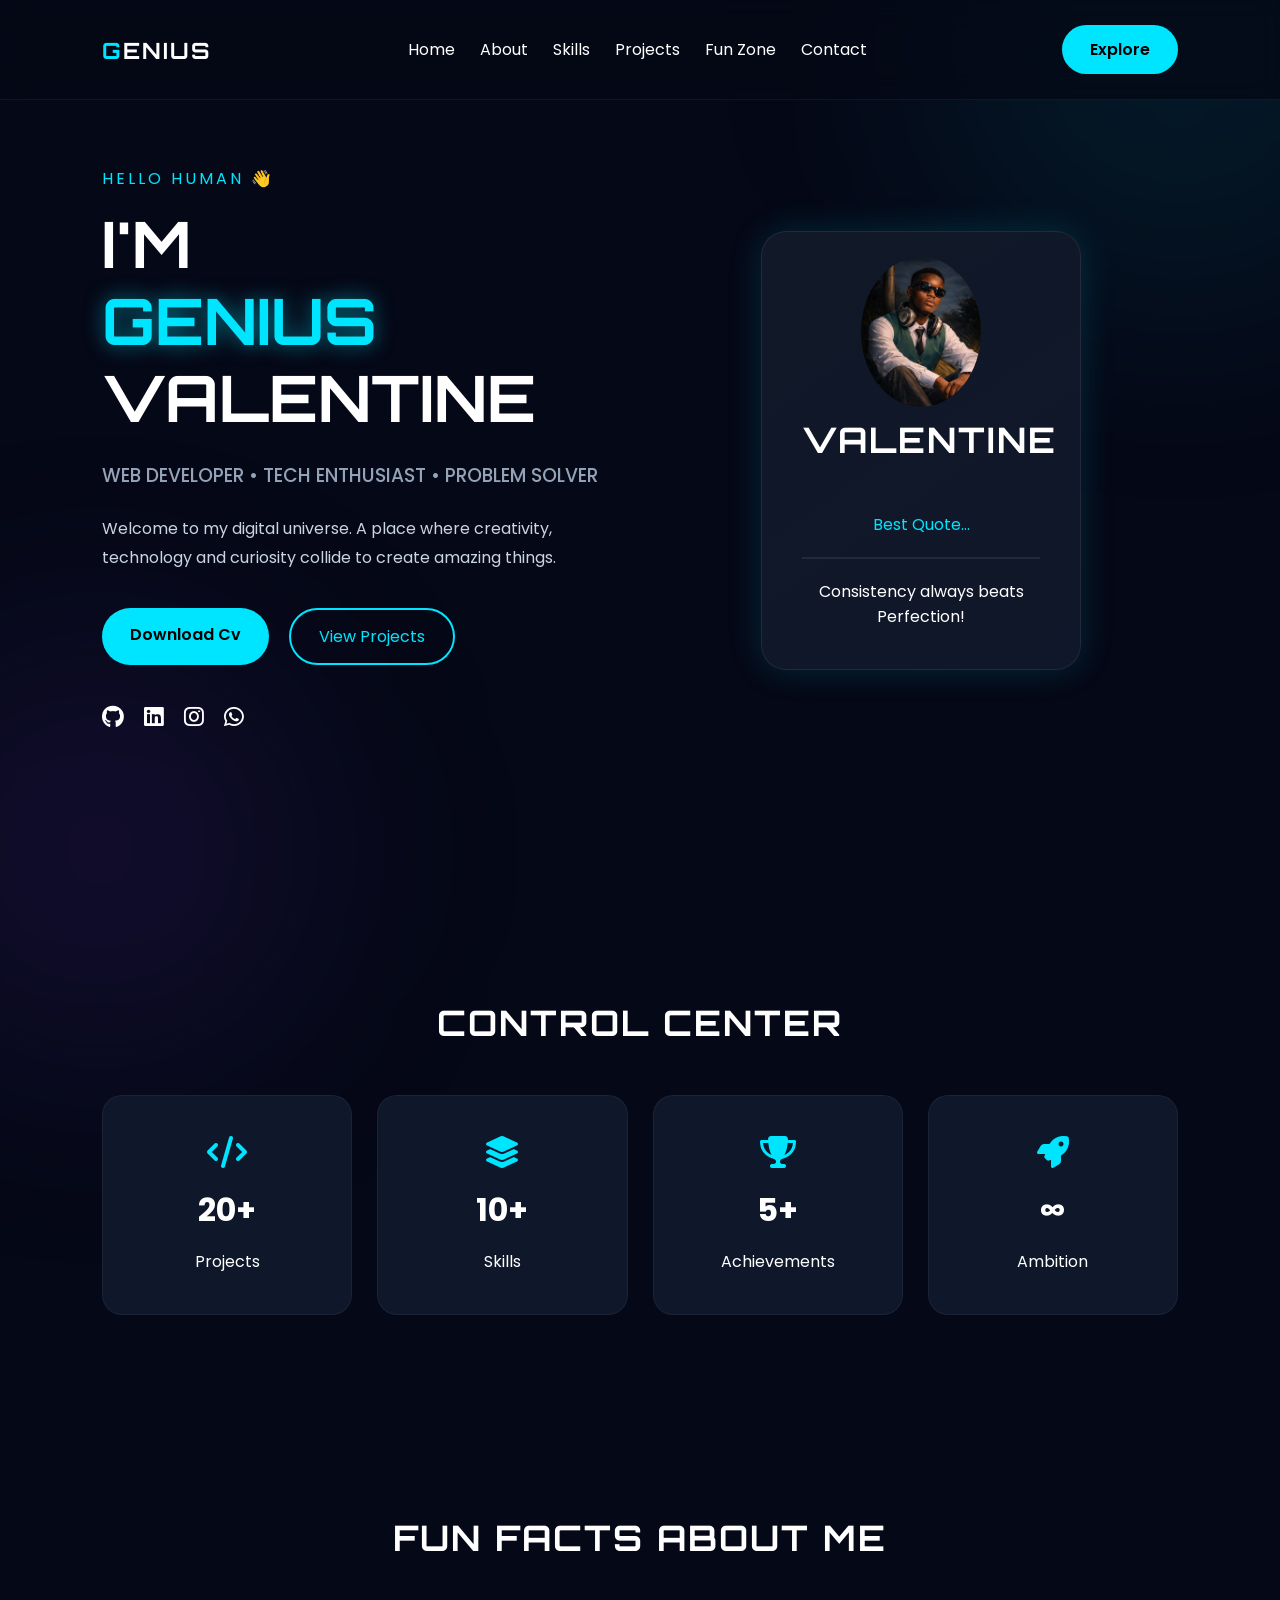
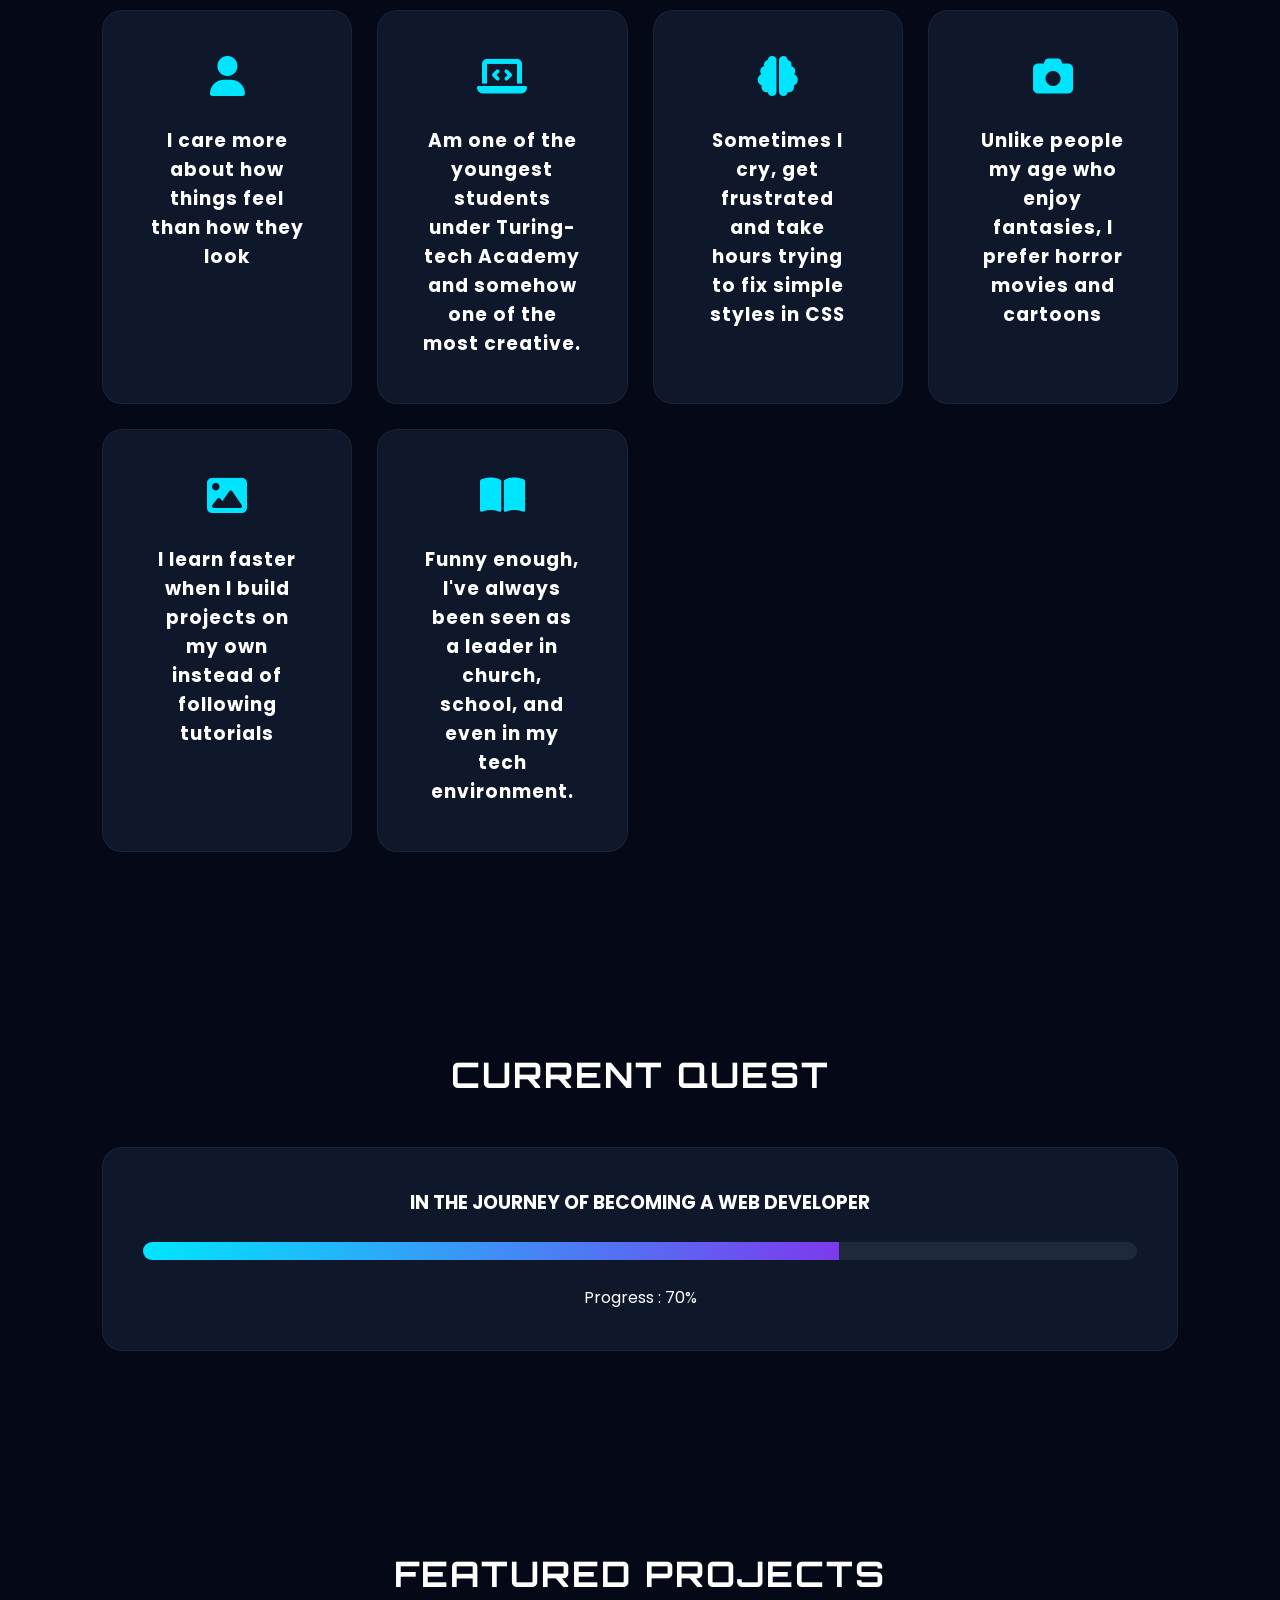
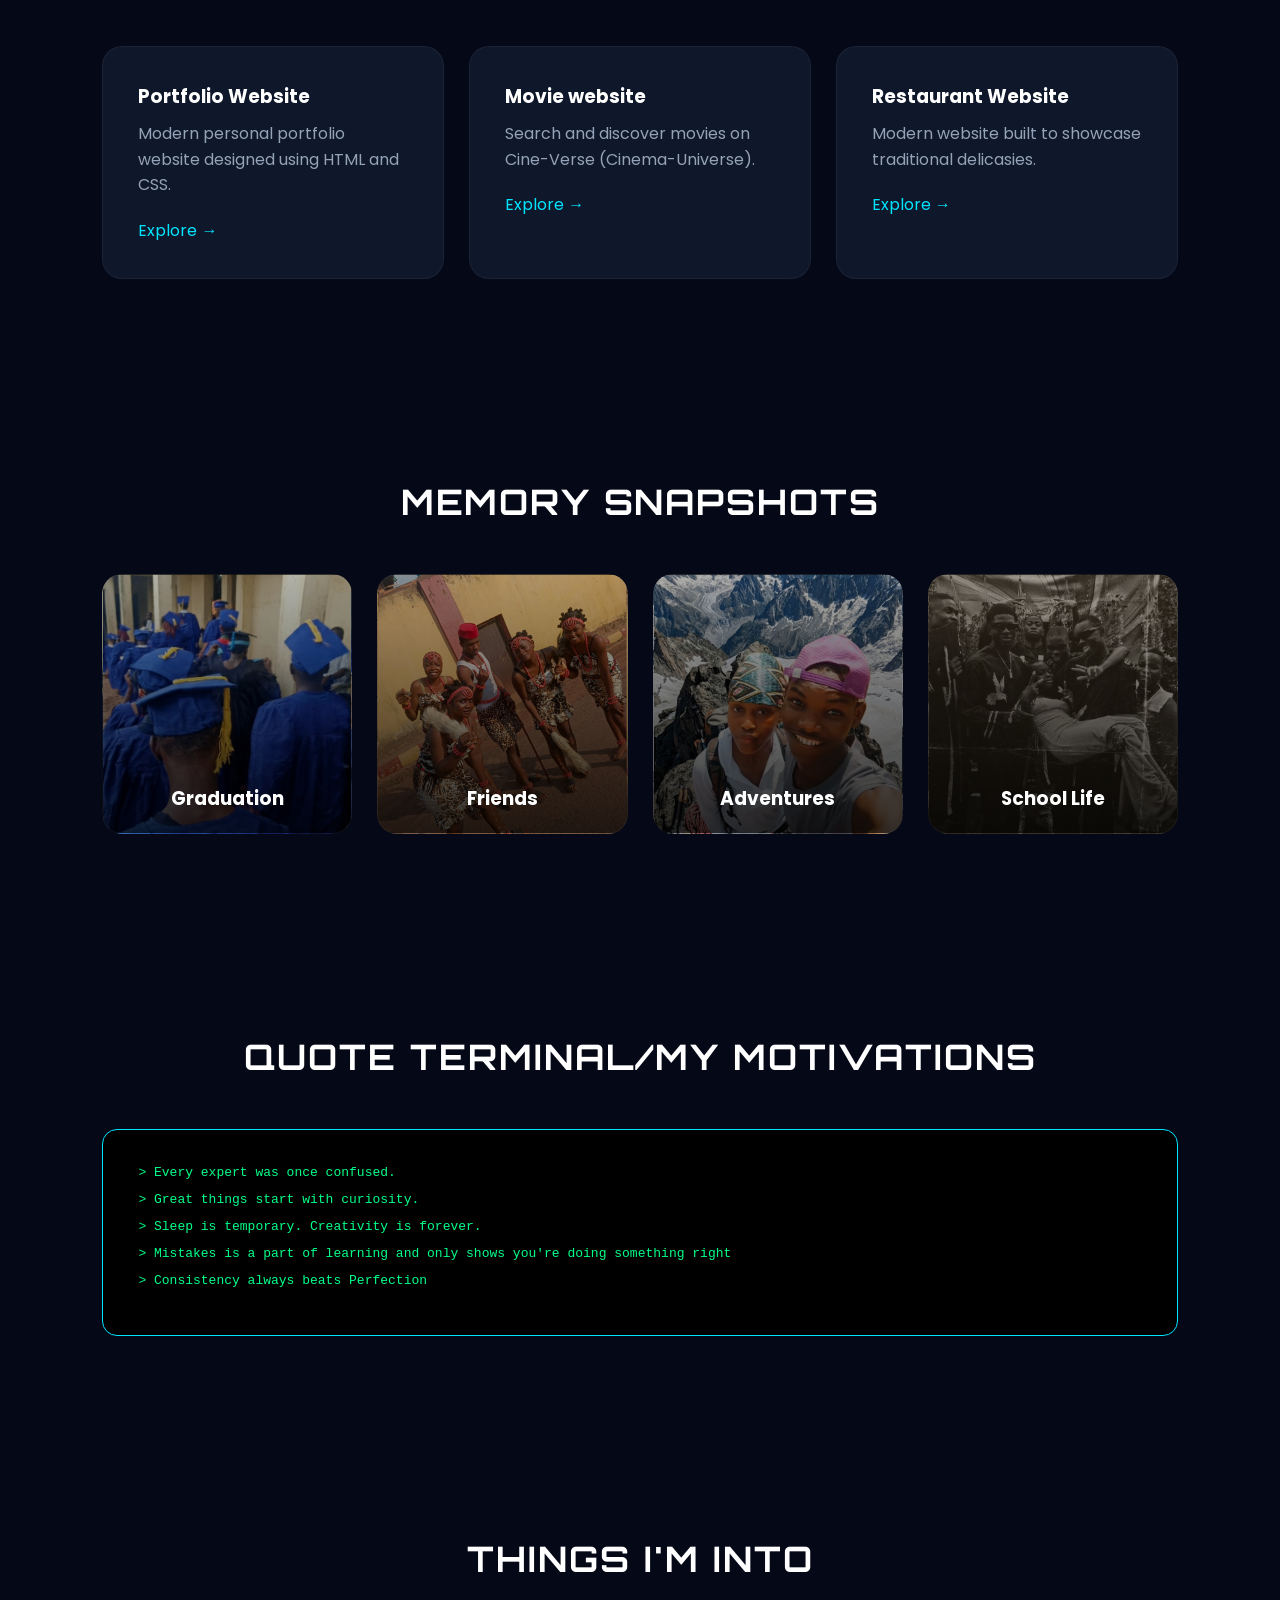
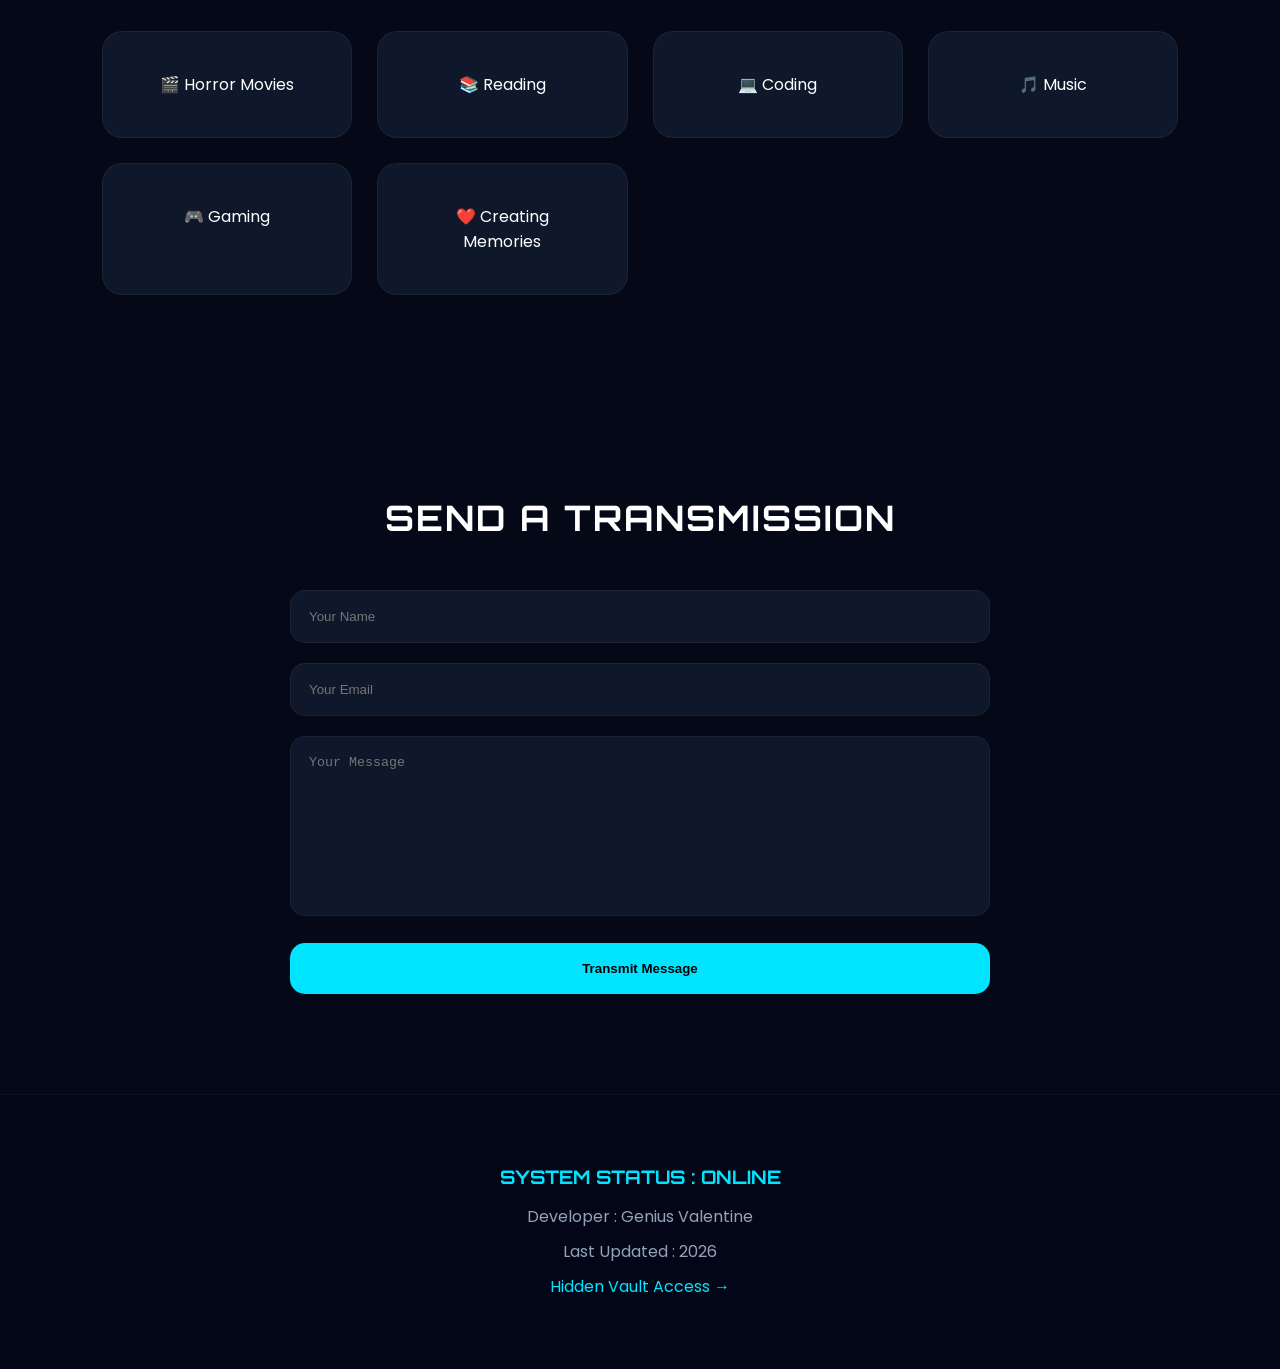
<file: index.html>
<!DOCTYPE html>
<html lang="en">
<head>
    <meta charset="UTF-8">
    <meta name="viewport" content="width=device-width, initial-scale=1.0">
    <title>Genius Valentine | Portfolio</title>

    <!-- Google Fonts -->
    <link rel="preconnect" href="https://fonts.googleapis.com">
    <link rel="preconnect" href="https://fonts.gstatic.com" crossorigin>

    <link href="https://fonts.googleapis.com/css2?family=Orbitron:wght@400;500;600;700;800&family=Poppins:wght@300;400;500;600;700&display=swap" rel="stylesheet">

    <!-- Font Awesome -->
    <link rel="stylesheet"
    href="https://cdnjs.cloudflare.com/ajax/libs/font-awesome/6.6.0/css/all.min.css">

    <link rel="stylesheet" href="./css/index.css">
</head>
<body>

    <!-- NAVBAR -->

    <header>
        <div class="logo">
            <span>G</span>ENIUS
        </div>

        <nav>
            <a href="#">Home</a>
            <a href="./html/about.html">About</a>
            <a href="./html/skills.html">Skills</a>
            <a href="./html/projects.html">Projects</a>
            <a href="./html/funzone.html">Fun Zone</a>
            <a href="./html/contact.html">Contact</a>
        </nav>

        <a href="#" class="nav-btn">Explore</a>
    </header>

    <!-- HERO SECTION -->

    <section class="hero">

        <div class="hero-text">

            <p class="intro">HELLO HUMAN 👋</p>

            <h1>
                I'M <br>
                <span>GENIUS</span>
                VALENTINE
            </h1>

            <h3>
                WEB DEVELOPER • TECH ENTHUSIAST • PROBLEM SOLVER
            </h3>

            <p class="hero-description">
                Welcome to my digital universe. A place where creativity,
                technology and curiosity collide to create amazing things.
            </p>

            <div class="hero-buttons">
                <a href="./assets/Valentine's-CV.pdf" class="btn" target="_blank">Download Cv</a>
                <a href="./html/projects.html" target="_blank">View Projects</a>
            </div>

            <div class="socials">
                <a href="https://github.com/valentineokedinachi-ux"><i class="fab fa-github"></i></a>
                <a href="https://www.linkedin.com/in/okedinachi-valentine-2b42643aa?utm_source=share_via&utm_content=profile&utm_medium=member_android"><i class="fab fa-linkedin"></i></a>
                <a href="https://www.instagram.com/okedinachivalentine?igsh=aHp0bjZyMmwwcHRw"><i class="fab fa-instagram"></i></a>
                <a href="https://wa.me/2348069160477"><i class="fa-brands fa-whatsapp"></i></a>
            </div>

        </div>

        <div class="hero-card">

            <div class="profile-card">

                <div class="profile-image">
                    <img src="./images/My Image for personal project.png" alt="">
                </div>

                <h2>VALENTINE</h2>

                <p>Best Quote...</p>

                <div class="card-line"></div>

                <span>Consistency always beats Perfection!</span>

            </div>

        </div>

    </section>



    <section class="mobile-nav-section">

    <h2>Quick Navigation</h2>
    <p>Jump to any section of the portfolio</p>

    <div class="mobile-nav-grid">

        <a href="./index.html" class="nav-box">
            <i class="fa-solid fa-house"></i>
            <span>Home</span>
        </a>

        <a href="./html/about.html" class="nav-box">
            <i class="fa-solid fa-user"></i>
            <span>About</span>
        </a>

        <a href="./html/skills.html" class="nav-box">
            <i class="fa-solid fa-code"></i>
            <span>Skills</span>
        </a>

        <a href="./html/projects.html" class="nav-box">
            <i class="fa-solid fa-folder"></i>
            <span>Projects</span>
        </a>

        <a href="./html/funzone.html" class="nav-box">
            <i class="fa-solid fa-gamepad"></i>
            <span>Fun</span>
        </a>

        <a href="./html/contact.html" class="nav-box">
            <i class="fa-solid fa-envelope"></i>
            <span>Contact</span>
        </a>

    </div>

</section>

    <!-- CONTROL CENTER -->

    <section class="control-center">

        <h2>CONTROL CENTER</h2>

        <div class="dashboard">

            <div class="dash-card">
                <i class="fa-solid fa-code"></i>
                <h3>20+</h3>
                <p>Projects</p>
            </div>

            <div class="dash-card">
                <i class="fa-solid fa-layer-group"></i>
                <h3>10+</h3>
                <p>Skills</p>
            </div>

            <div class="dash-card">
                <i class="fa-solid fa-trophy"></i>
                <h3>5+</h3>
                <p>Achievements</p>
            </div>

            <div class="dash-card">
                <i class="fa-solid fa-rocket"></i>
                <h3>∞</h3>
                <p>Ambition</p>
            </div>

        </div>

    </section>

    <!-- CHOOSE YOUR PATH -->

    <section class="path-section">

        <h2>FUN FACTS ABOUT ME</h2>

        <div class="path-grid">

            <div class="path-card">
                <i class="fa-solid fa-user"></i>
                <h3>I care more about how things feel than how they look</h3>
            </div>

            <div class="path-card">
                <i class="fa-solid fa-laptop-code"></i>
                <h3>Am one of the youngest students under Turing-tech Academy and somehow one of the most creative.</h3>
            </div>

            <div class="path-card">
                <i class="fa-solid fa-brain"></i>
                <h3>Sometimes I cry, get frustrated and take hours trying to fix simple styles in CSS</h3>
            </div>

            <div class="path-card">
                <i class="fa-solid fa-camera"></i>
                <h3>Unlike people my age who enjoy fantasies, I prefer horror movies and cartoons</h3>
            </div>

            <div class="path-card">
                <i class="fa-solid fa-image"></i>
                <h3>I learn faster when I build projects on my own instead of following tutorials</h3>
            </div>

            <div class="path-card">
                <i class="fa-solid fa-book-open"></i>
                <h3>Funny enough, I've always been seen as a leader in church, school, and even in my tech environment.</h3>
            </div>

        </div>

    </section>

    <!-- CURRENT QUEST -->

    <section class="quest">

        <h2>CURRENT QUEST</h2>

        <div class="quest-box">

            <h3>IN THE JOURNEY OF BECOMING A WEB DEVELOPER</h3>

            <div class="progress">
                <div class="progress-bar"></div>
            </div>

            <p>Progress : 70%</p>

        </div>

    </section>

    <!-- PROJECT SHOWCASE -->

    <section class="projects">

        <h2>FEATURED PROJECTS</h2>

        <div class="project-grid">

            <div class="project-card">
                <h3>Portfolio Website</h3>
                <p>Modern personal portfolio website designed using HTML and CSS.</p>
                <a href="https://valentineokedinachi-ux.github.io/css-personal-project/" target="_blank">Explore →</a>
            </div>

            <div class="project-card">
                <h3>Movie website</h3>
                <p>Search and discover movies on Cine-Verse (Cinema-Universe).</p>
                <a href="https://valentineokedinachi-ux.github.io/cinema-universe-project/" target="_blank">Explore →</a>
            </div>

            <div class="project-card">
                <h3>Restaurant Website</h3>
                <p>Modern website built to showcase traditional delicasies.</p>
                <a href="https://valentineokedinachi-ux.github.io/mama-put-online/" target="_blank">Explore →</a>
            </div>

        </div>

    </section>

    <!-- MEMORY SNAPSHOTS -->

    <section class="memories">

        <h2>MEMORY SNAPSHOTS</h2>

        <div class="memory-grid">

            <div class="memory-card">
                <h3>Graduation</h3>
            </div>

            <div class="memory-card">
                <h3>Friends</h3>
            </div>

            <div class="memory-card">
                <h3>Adventures</h3>
            </div>

            <div class="memory-card">
                <h3>School Life</h3>
            </div>

        </div>

    </section>

    <!-- QUOTE TERMINAL -->

    <section class="terminal">

        <h2>QUOTE TERMINAL/MY MOTIVATIONS</h2>

        <div class="terminal-box">

            <p>> Every expert was once confused.</p>

            <p>> Great things start with curiosity.</p>

            <p>> Sleep is temporary. Creativity is forever.</p>
            <P>> Mistakes is a part of learning and only shows you're doing something right
            
                <p>> Consistency always beats Perfection</p>
            </P>

        </div>

    </section>

    <!-- INTERESTS -->

    <section class="interests">

        <h2>THINGS I'M INTO</h2>

        <div class="interest-grid">

            <div class="interest-card">
                🎬 Horror Movies
            </div>

            <div class="interest-card">
                📚 Reading
            </div>

            <div class="interest-card">
                💻 Coding
            </div>

            <div class="interest-card">
                🎵 Music
            </div>

            <div class="interest-card">
                🎮 Gaming
            </div>

            <div class="interest-card">
                ❤️ Creating Memories
            </div>

        </div>

    </section>

    <!-- CONTACT -->

    <section class="contact">

        <h2>SEND A TRANSMISSION</h2>

        <form>

            <input type="text" placeholder="Your Name">

            <input type="email" placeholder="Your Email">

            <textarea placeholder="Your Message"></textarea>

            <button type="submit">
                Transmit Message
            </button>

        </form>

    </section>

    <!-- FOOTER -->

    <footer>

        <h3>SYSTEM STATUS : ONLINE</h3>

        <p>Developer : Genius Valentine</p>

        <p>Last Updated : 2026</p>

        <a href="#">Hidden Vault Access →</a>

    </footer>

</body>
</html>
</file>
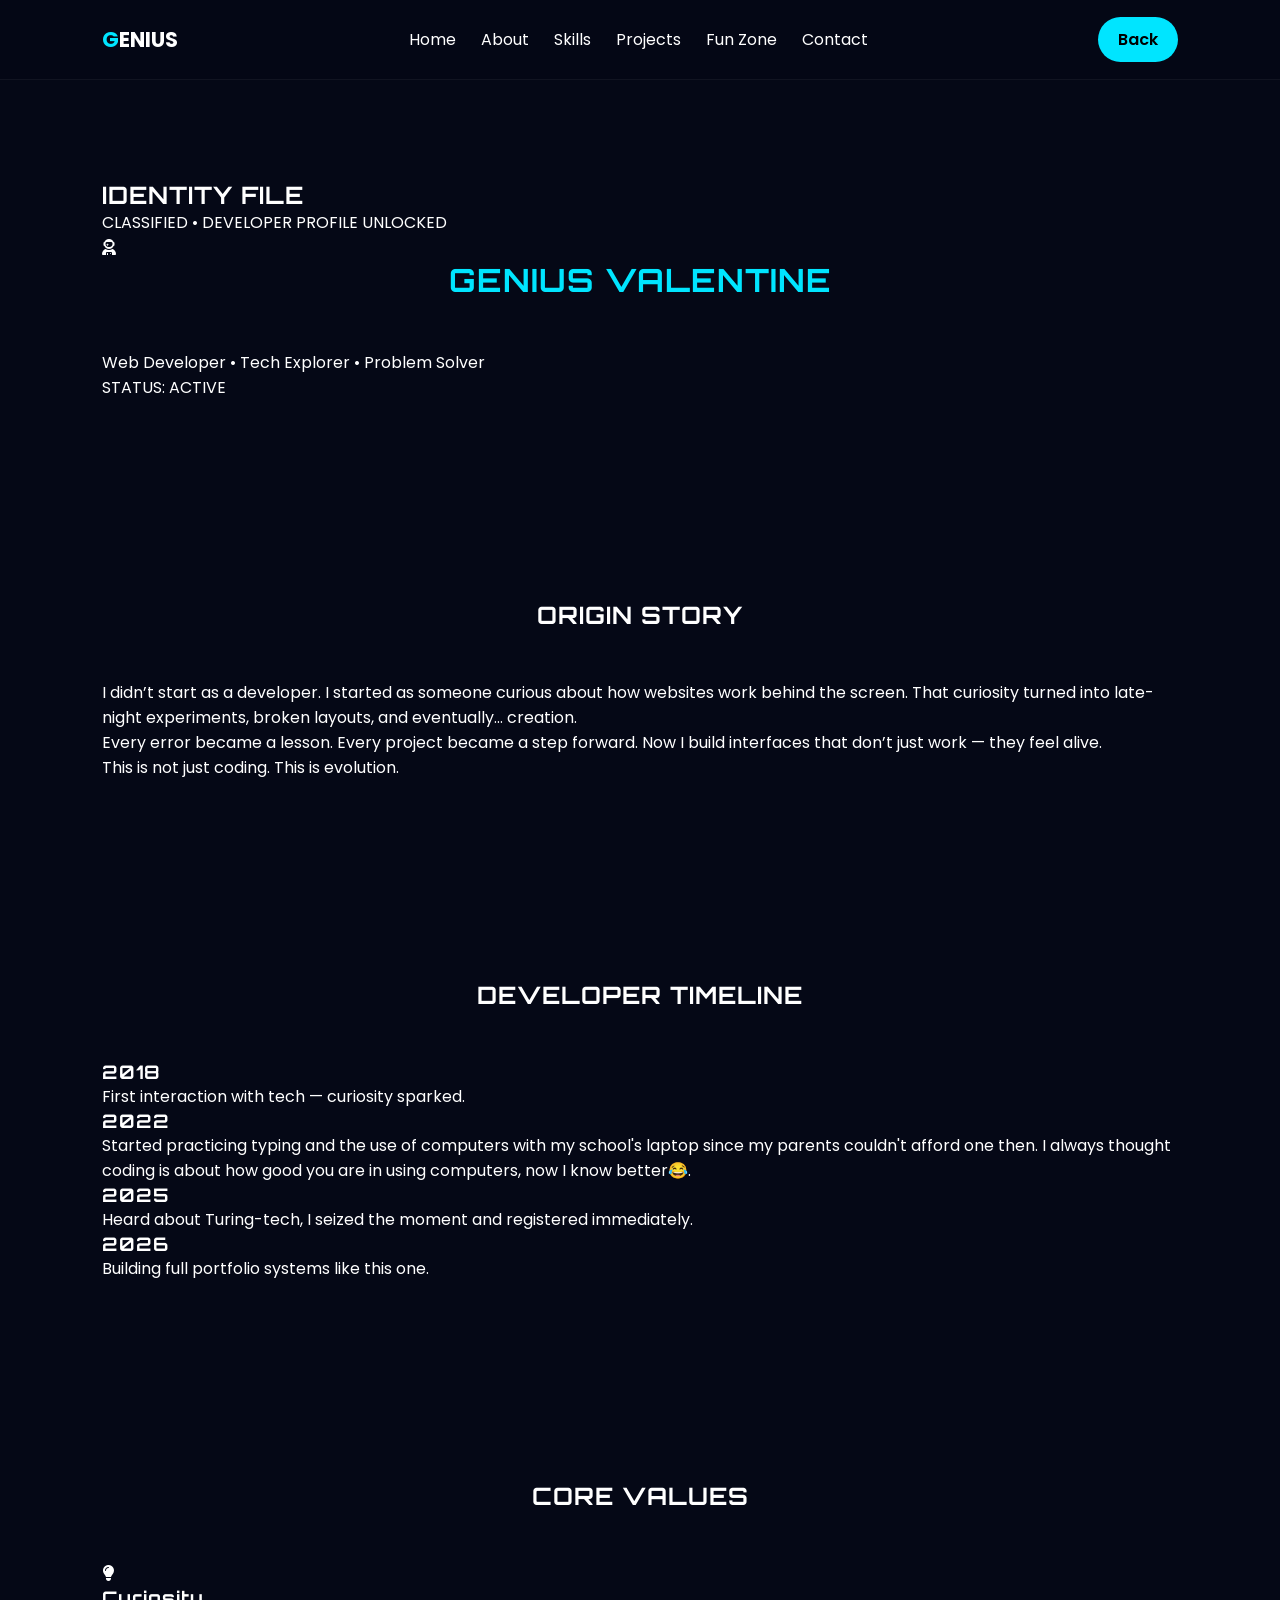
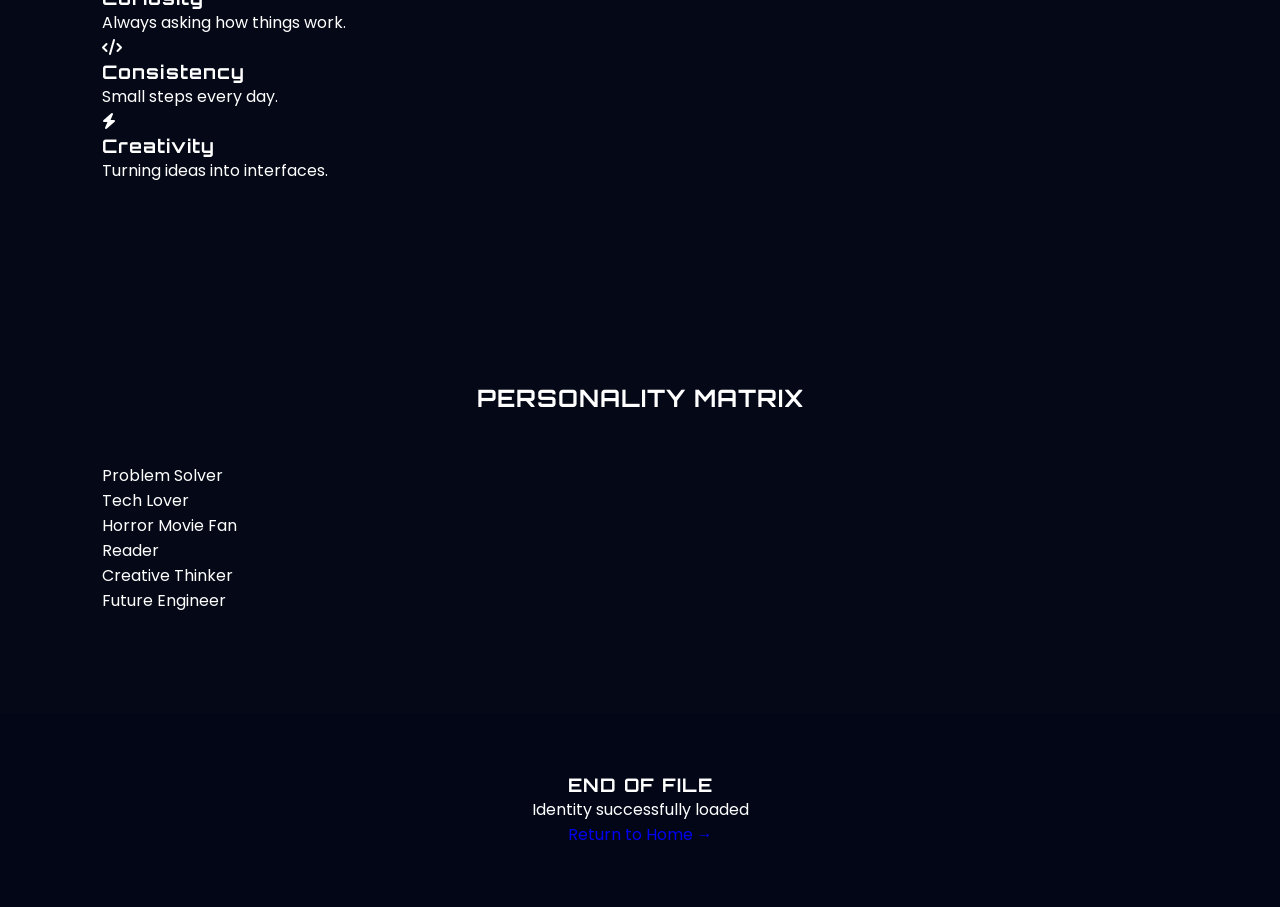
<file: html/about.html>
<!DOCTYPE html>
<html lang="en">
<head>
    <meta charset="UTF-8">
    <meta name="viewport" content="width=device-width, initial-scale=1.0">
    <title>About | Genius Valentine</title>

    <!-- Fonts -->
    <link rel="preconnect" href="https://fonts.googleapis.com">
    <link rel="preconnect" href="https://fonts.gstatic.com" crossorigin>

    <link href="https://fonts.googleapis.com/css2?family=Orbitron:wght@400;500;600;700;800&family=Poppins:wght@300;400;500;600;700&display=swap" rel="stylesheet">

    <!-- Font Awesome -->
    <link rel="stylesheet" href="https://cdnjs.cloudflare.com/ajax/libs/font-awesome/6.6.0/css/all.min.css">

    <link rel="stylesheet" href="../css/about.css">
</head>

<body>

<!-- NAVBAR -->
<header>
    <div class="logo"><span>G</span>ENIUS</div>

    <nav>
        <a href="../index.html">Home</a>
        <a href="about.html">About</a>
        <a href="skills.html">Skills</a>
        <a href="projects.html">Projects</a>
        <a href="funzone.html">Fun Zone</a>
        <a href="contact.html">Contact</a>
    </nav>

    <a href="../index.html" class="nav-btn">Back</a>
</header>

<!-- HERO INTRO -->
<section class="about-hero">

    <div class="about-title">
        <h1>IDENTITY FILE</h1>
        <p>CLASSIFIED • DEVELOPER PROFILE UNLOCKED</p>
    </div>

    <div class="about-card">

        <div class="avatar">
            <i class="fa-solid fa-user-astronaut"></i>
        </div>

        <h2>GENIUS VALENTINE</h2>
        <p>Web Developer • Tech Explorer • Problem Solver</p>

        <div class="status">
            STATUS: <span>ACTIVE</span>
        </div>

    </div>

</section>

<!-- STORY SECTION -->
<section class="story">

    <h2>ORIGIN STORY</h2>

    <div class="story-box">

        <p>
            I didn’t start as a developer. I started as someone curious about how websites
            work behind the screen. That curiosity turned into late-night experiments,
            broken layouts, and eventually… creation.
        </p>

        <p>
            Every error became a lesson. Every project became a step forward.
            Now I build interfaces that don’t just work — they feel alive.
        </p>

        <p>
            This is not just coding. This is evolution.
        </p>

    </div>

</section>

<!-- TIMELINE -->
<section class="timeline">

    <h2>DEVELOPER TIMELINE</h2>

    <div class="timeline-box">

        <div class="time">
            <h3>2018</h3>
            <p>First interaction with tech — curiosity sparked.</p>
        </div>

        <div class="time">
            <h3>2022</h3>
            <p>Started practicing typing and the use of computers with my school's laptop since my parents couldn't afford one then. I always thought coding is about how good you are in using computers, now I know better😂.</p>
        </div>

        <div class="time">
            <h3>2025</h3>
            <p>Heard about Turing-tech, I seized the moment and registered immediately.</p>
        </div>

        <div class="time">
            <h3>2026</h3>
            <p>Building full portfolio systems like this one.</p>
        </div>

    </div>

</section>

<!-- VALUES -->
<section class="values">

    <h2>CORE VALUES</h2>

    <div class="values-grid">

        <div class="value-card">
            <i class="fa-solid fa-lightbulb"></i>
            <h3>Curiosity</h3>
            <p>Always asking how things work.</p>
        </div>

        <div class="value-card">
            <i class="fa-solid fa-code"></i>
            <h3>Consistency</h3>
            <p>Small steps every day.</p>
        </div>

        <div class="value-card">
            <i class="fa-solid fa-bolt"></i>
            <h3>Creativity</h3>
            <p>Turning ideas into interfaces.</p>
        </div>

    </div>

</section>

<!-- PERSONALITY PANEL -->
<section class="personality">

    <h2>PERSONALITY MATRIX</h2>

    <div class="matrix">

        <div class="matrix-item">Problem Solver</div>
        <div class="matrix-item">Tech Lover</div>
        <div class="matrix-item">Horror Movie Fan</div>
        <div class="matrix-item">Reader</div>
        <div class="matrix-item">Creative Thinker</div>
        <div class="matrix-item">Future Engineer</div>

    </div>

</section>

<!-- FOOTER -->
<footer>
    <h3>END OF FILE</h3>
    <p>Identity successfully loaded</p>
    <a href="../index.html">Return to Home →</a>
</footer>

</body>
</html>
</file>
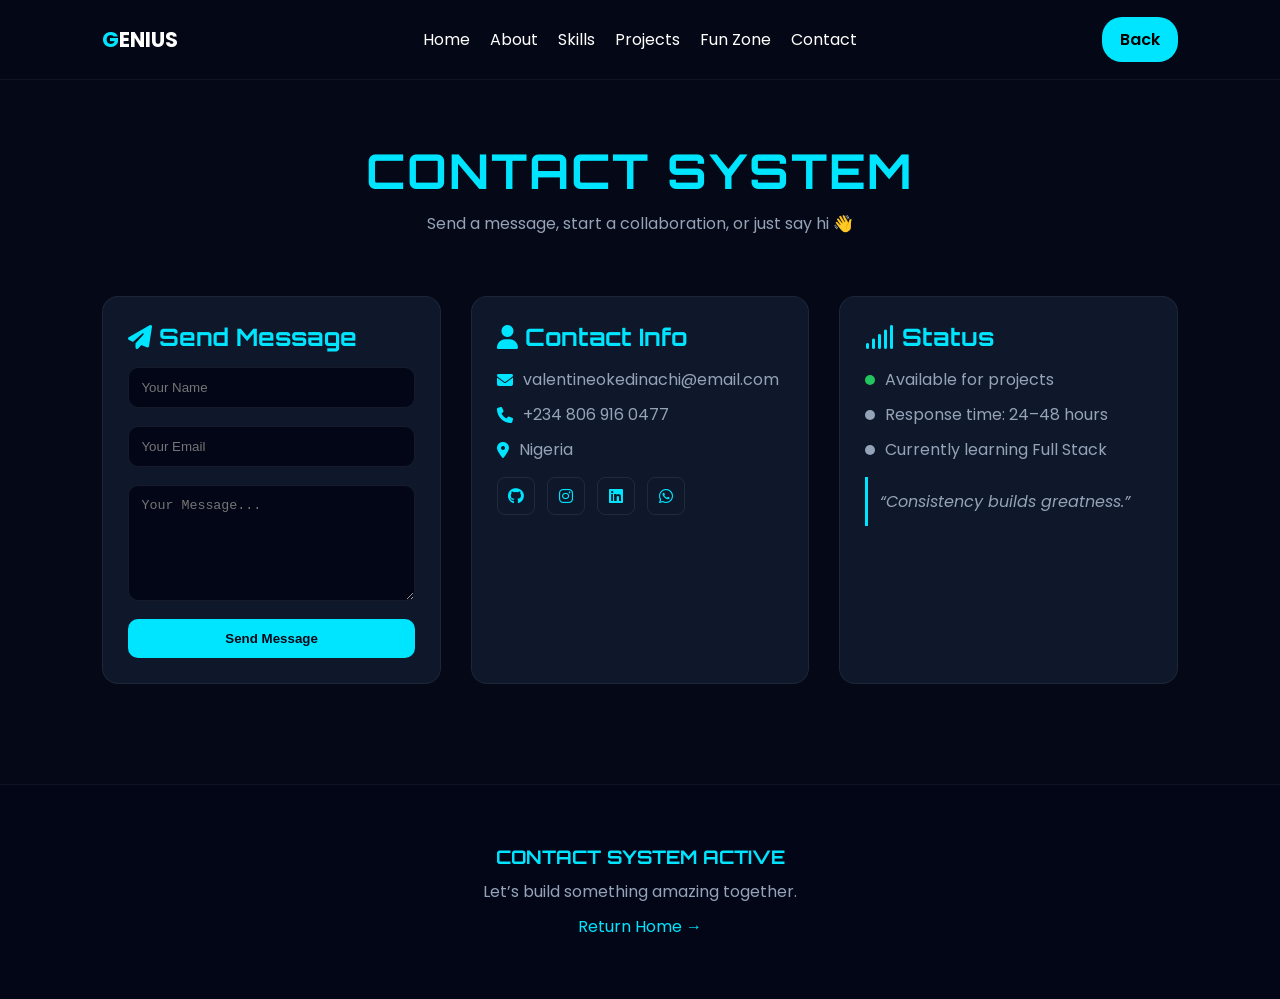
<file: html/contact.html>
<!DOCTYPE html>
<html lang="en">
<head>
    <meta charset="UTF-8">
    <meta name="viewport" content="width=device-width, initial-scale=1.0">
    <title>Contact | Genius Valentine</title>

    <link rel="preconnect" href="https://fonts.googleapis.com">
    <link rel="preconnect" href="https://fonts.gstatic.com" crossorigin>

    <link href="https://fonts.googleapis.com/css2?family=Orbitron:wght@400;500;600;700;800&family=Poppins:wght@300;400;500;600;700&display=swap" rel="stylesheet">

    <link rel="stylesheet" href="../css/skills.css">
    <link rel="stylesheet" href="../css/contact.css">
    <link rel="stylesheet" href="https://cdnjs.cloudflare.com/ajax/libs/font-awesome/6.6.0/css/all.min.css">
</head>

<body>

<!-- HEADER -->
<header>
    <div class="logo"><span>G</span>ENIUS</div>

    <nav>
        <a href="../index.html">Home</a>
        <a href="about.html">About</a>
        <a href="skills.html">Skills</a>
        <a href="projects.html">Projects</a>
        <a href="funzone.html">Fun Zone</a>
        <a href="contact.html">Contact</a>
    </nav>

    <a href="../index.html" class="nav-btn">Back</a>
</header>

<!-- HERO -->
<section class="skills-hero">
    <h1>CONTACT SYSTEM</h1>
    <p>Send a message, start a collaboration, or just say hi 👋</p>
</section>

<!-- CONTACT SECTION -->
<section class="contact-container">

    <!-- FORM -->
    <div class="contact-card">

        <h2><i class="fa-solid fa-paper-plane"></i> Send Message</h2>

        <form>
            <input type="text" placeholder="Your Name" required>
            <input type="email" placeholder="Your Email" required>
            <textarea placeholder="Your Message..." rows="6" required></textarea>
            <button type="submit">Send Message</button>
        </form>

    </div>

    <!-- INFO -->
    <div class="contact-card">

        <h2><i class="fa-solid fa-user"></i> Contact Info</h2>

        <p><i class="fa-solid fa-envelope"></i> valentineokedinachi@email.com</p>
        <p><i class="fa-solid fa-phone"></i> +234 806 916 0477</p>
        <p><i class="fa-solid fa-location-dot"></i> Nigeria</p>

        <div class="socials">
            <a href="https://github.com/valentineokedinachi-ux"><i class="fa-brands fa-github"></i></a>
            <a href="https://www.instagram.com/okedinachivalentine?igsh=aHp0bjZyMmwwcHRw"><i class="fa-brands fa-instagram"></i></a>
            <a href="https://www.linkedin.com/in/okedinachi-valentine-2b42643aa?utm_source=share_via&utm_content=profile&utm_medium=member_android"><i class="fa-brands fa-linkedin"></i></a>
            <a href="https://wa.me/2348069160477"><i class="fa-brands fa-whatsapp"></i></a>
        </div>

    </div>

    <!-- STATUS -->
    <div class="contact-card">

        <h2><i class="fa-solid fa-signal"></i> Status</h2>

        <p><span class="status online"></span> Available for projects</p>
        <p><span class="status"></span> Response time: 24–48 hours</p>
        <p><span class="status"></span> Currently learning Full Stack</p>

        <div class="quote">
            “Consistency builds greatness.”
        </div>

    </div>

</section>

<!-- FOOTER -->
<footer>
    <h3>CONTACT SYSTEM ACTIVE</h3>
    <p>Let’s build something amazing together.</p>
    <a href="../index.html">Return Home →</a>
</footer>

</body>
</html>
</file>
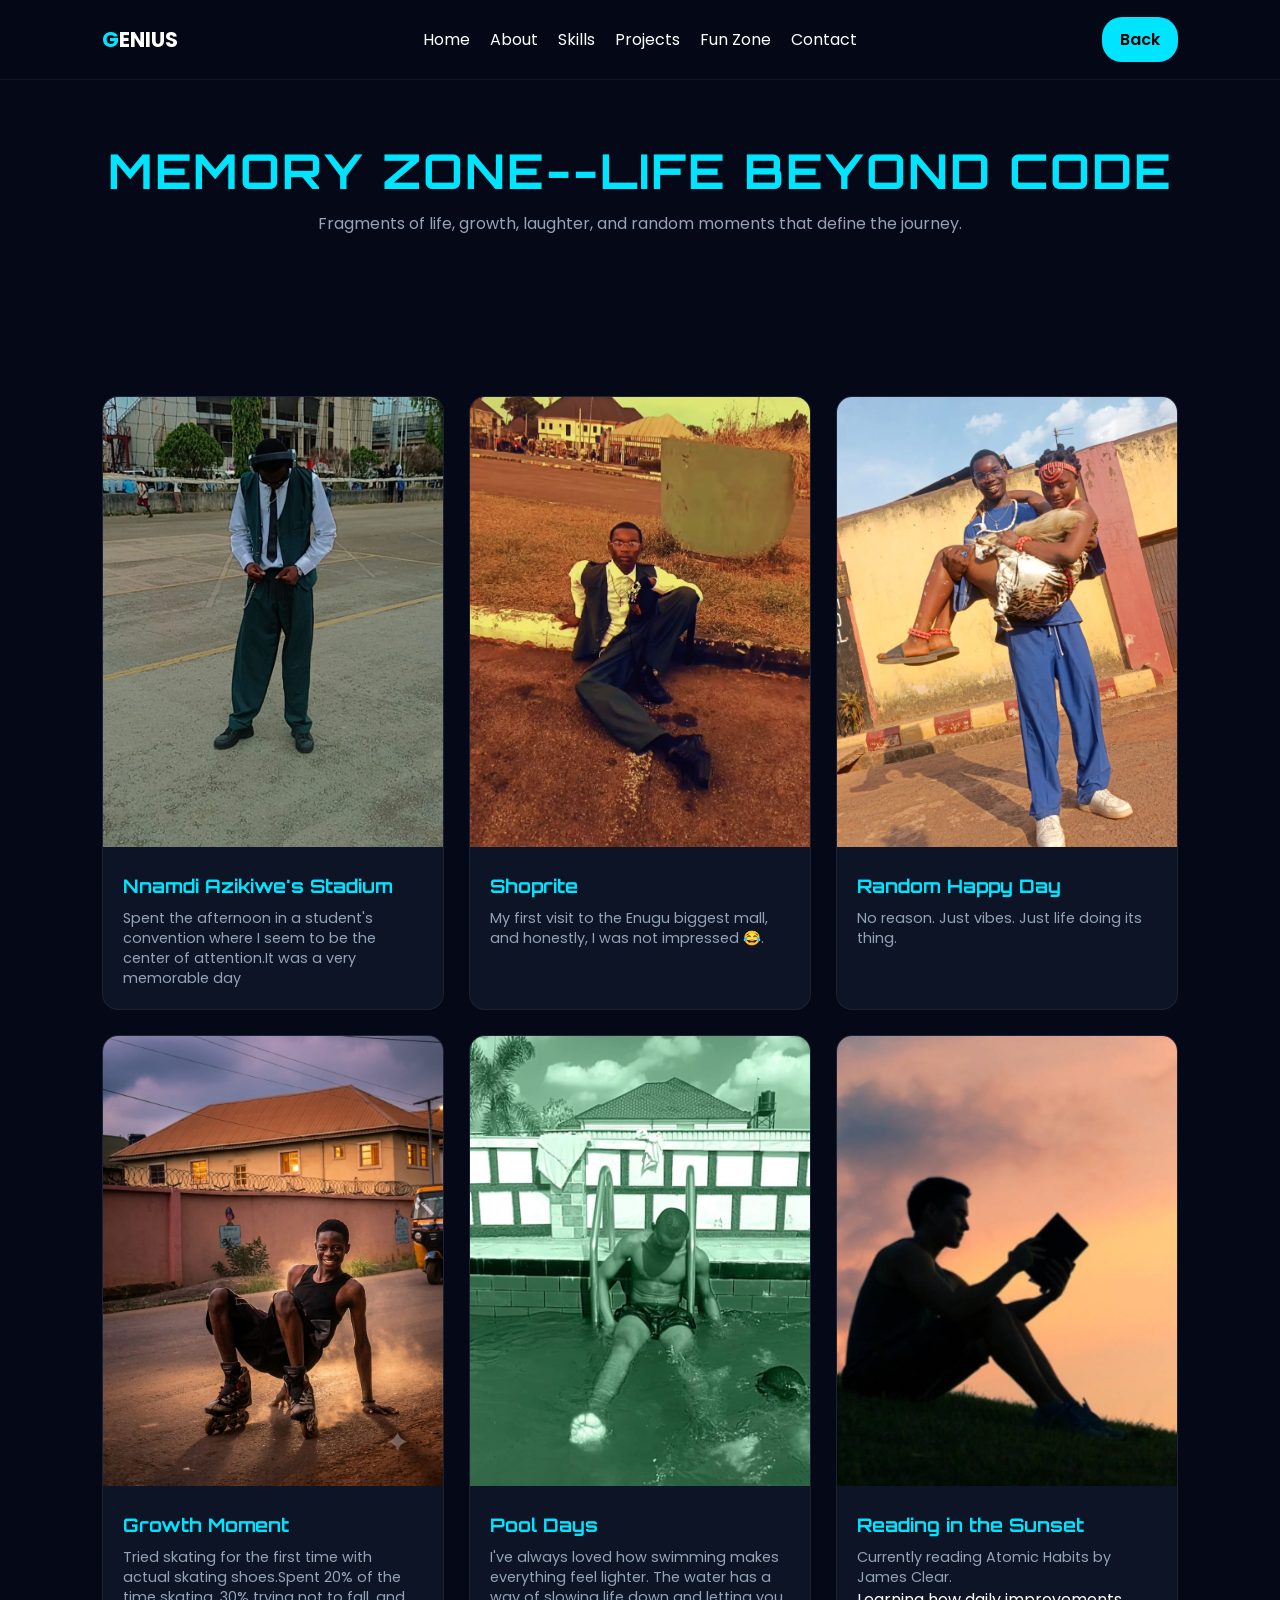
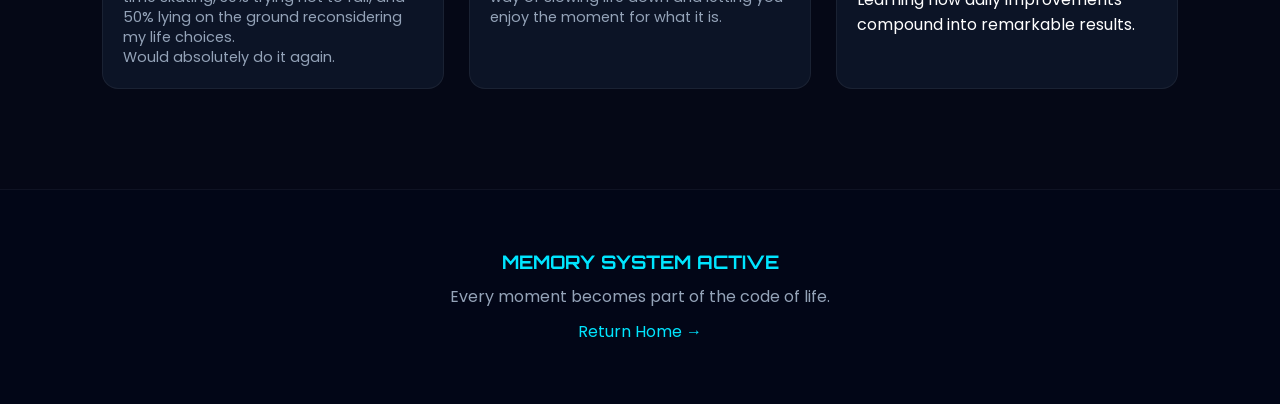
<file: html/funzone.html>
<!DOCTYPE html>
<html lang="en">
<head>
    <meta charset="UTF-8">
    <meta name="viewport" content="width=device-width, initial-scale=1.0">
    <title>Fun Zone | Genius Valentine</title>

    <link rel="preconnect" href="https://fonts.googleapis.com">
    <link rel="preconnect" href="https://fonts.gstatic.com" crossorigin>

    <link rel="stylesheet" href="../css/skills.css">
    <link href="https://fonts.googleapis.com/css2?family=Orbitron:wght@400;500;600;700;800&family=Poppins:wght@300;400;500;600;700&display=swap" rel="stylesheet">
    <link rel="stylesheet" href="../css/funzone.css">
    <link rel="stylesheet" href="https://cdnjs.cloudflare.com/ajax/libs/font-awesome/6.6.0/css/all.min.css">
</head>

<body>

<!-- HEADER -->
<header>
    <div class="logo"><span>G</span>ENIUS</div>

    <nav>
        <a href="../index.html">Home</a>
        <a href="about.html">About</a>
        <a href="skills.html">Skills</a>
        <a href="projects.html">Projects</a>
        <a href="funzone.html">Fun Zone</a>
        <a href="contact.html">Contact</a>
    </nav>

    <a href="../index.html" class="nav-btn">Back</a>
</header>

<!-- HERO -->
<section class="skills-hero">
    <h1>MEMORY ZONE--LIFE BEYOND CODE</h1>
    <p>Fragments of life, growth, laughter, and random moments that define the journey.</p>
</section>

<!-- MEMORY GALLERY -->
<section class="memory-grid">

    <div class="memory-card">
        <img src="../images/just me 2.png" alt="memory">
        <div class="memory-text">
            <h3>Nnamdi Azikiwe's Stadium</h3>
            <p>Spent the afternoon in a student's convention where I seem to be the center of attention.It was a very memorable day</p>
        </div>
    </div>

    <div class="memory-card">
        <img src="../images/just me 3.png" alt="memory">
        <div class="memory-text">
            <h3>Shoprite</h3>
            <p>My first visit to the Enugu biggest mall, and honestly, I was not impressed 😂.</p>
        </div>
    </div>

    <div class="memory-card">
        <img src="../images/uju.png" alt="memory">
        <div class="memory-text">
            <h3>Random Happy Day</h3>
            <p>No reason. Just vibes. Just life doing its thing.</p>
        </div>
    </div>

    <div class="memory-card">
        <img src="../images/skating.png" alt="memory">
        <div class="memory-text">
            <h3>Growth Moment</h3>
            <p>Tried skating for the first time with actual skating shoes.Spent 20% of the time skating, 30% trying not to fall, and 50% lying on the ground reconsidering my life choices.<p>Would absolutely do it again.</p></p>
        </div>
    </div>

    <div class="memory-card">
        <img src="../images/pool.png" alt="memory">
        <div class="memory-text">
            <h3>Pool Days</h3>
            <p>I've always loved how swimming makes everything feel lighter. The water has a way of slowing life down and letting you enjoy the moment for what it is.</p>
        </div>
    </div>

    <div class="memory-card">
        <img src="../images/image.png" alt="memory">
        <div class="memory-text">
            <h3>Reading in the Sunset</h3>
            <p>Currently reading Atomic Habits by James Clear.
            <p>

            </p>Learning how daily improvements compound into remarkable results.</p>
        </div>
    </div>

</section>

<!-- FOOTER -->
<footer>
    <h3>MEMORY SYSTEM ACTIVE</h3>
    <p>Every moment becomes part of the code of life.</p>
    <a href="../index.html">Return Home →</a>
</footer>

</body>
</html>
</file>
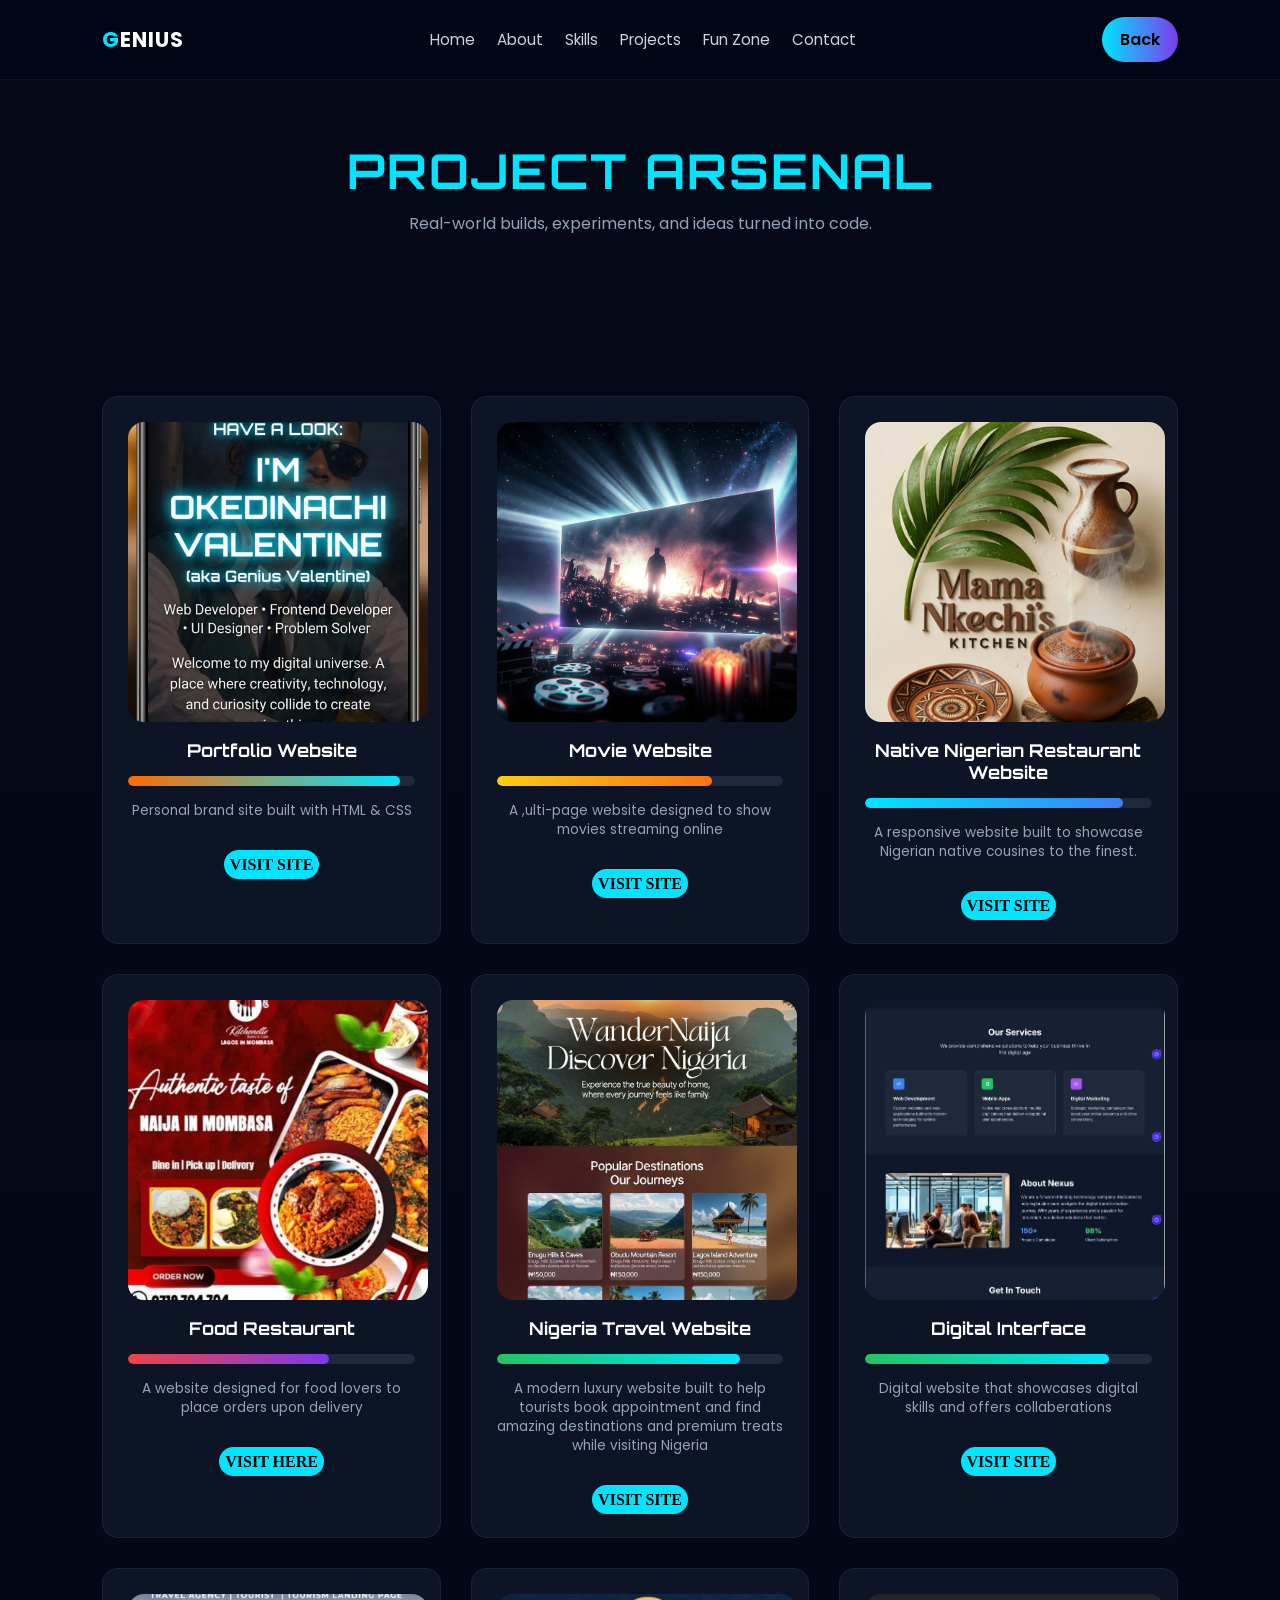
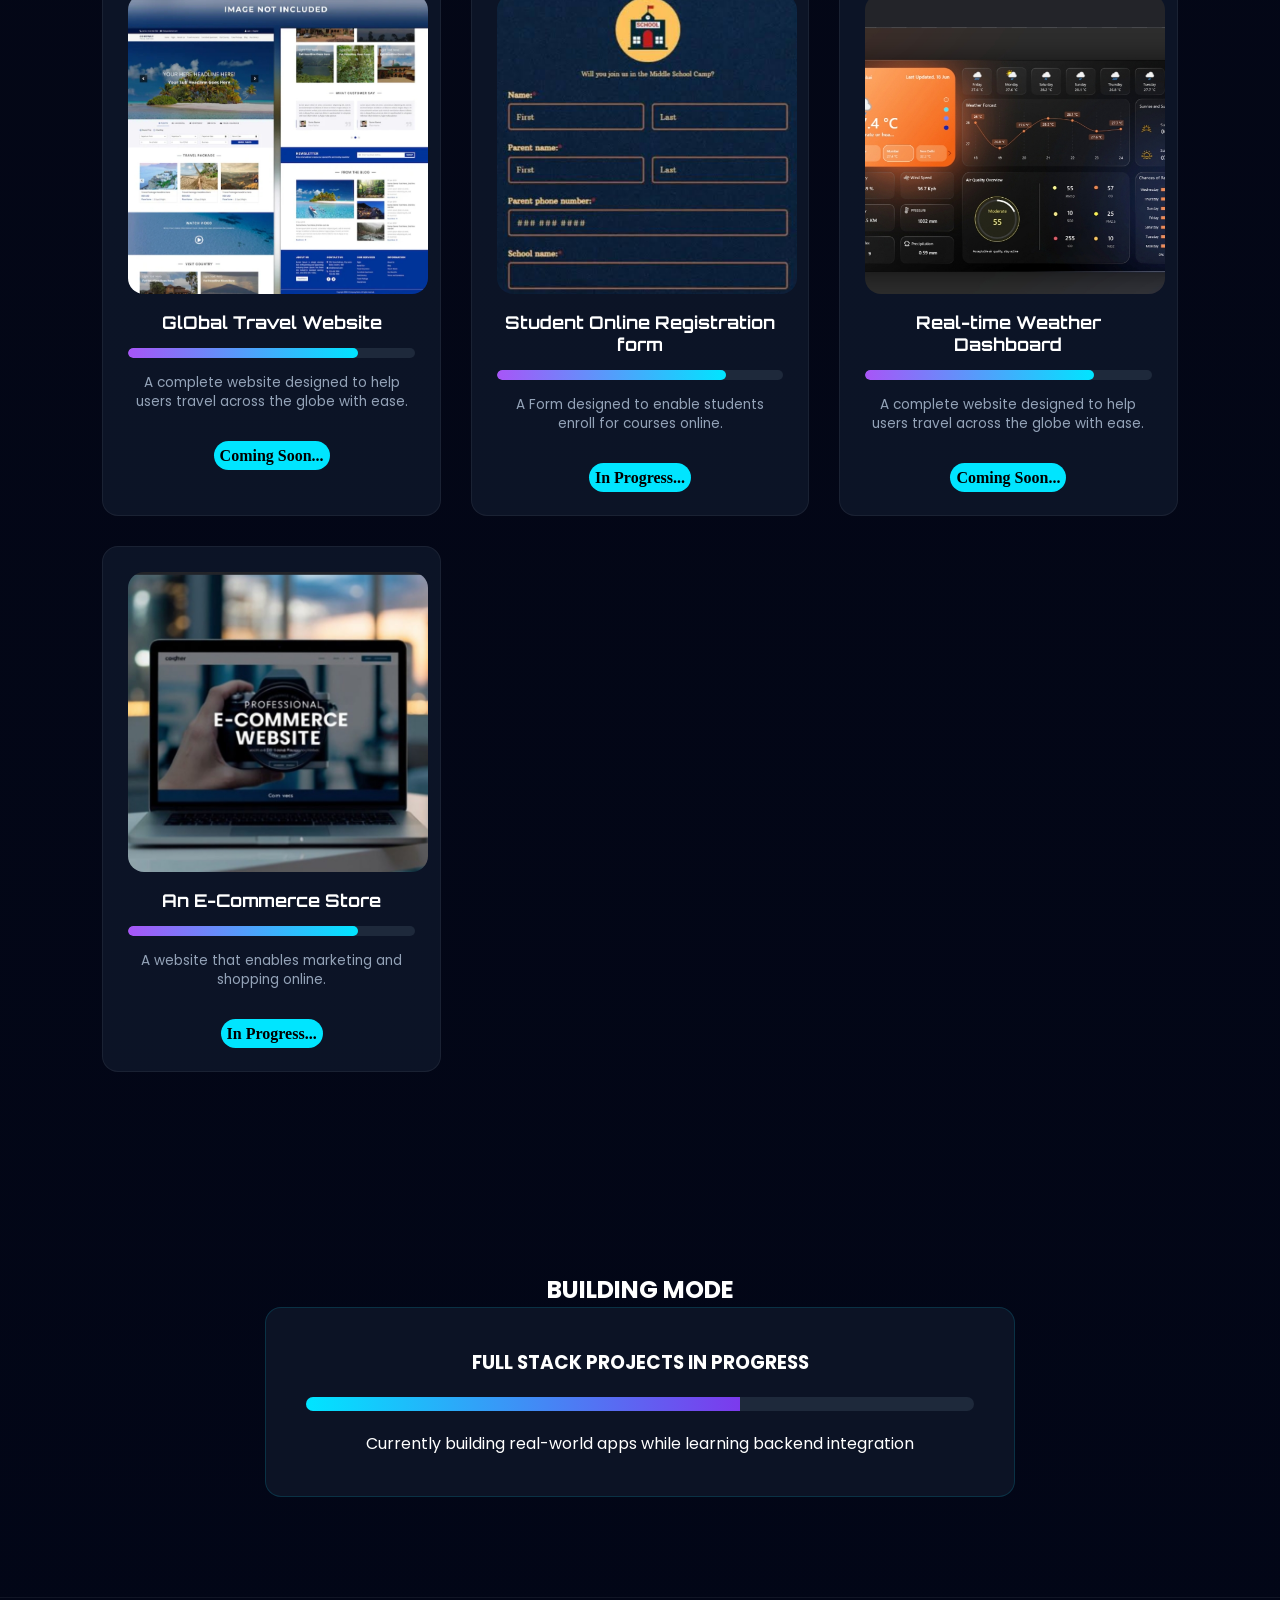
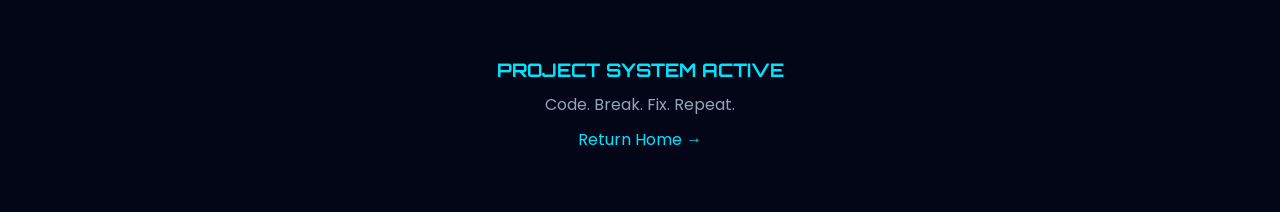
<file: html/projects.html>
<!DOCTYPE html>
<html lang="en">
<head>
    <meta charset="UTF-8">
    <meta name="viewport" content="width=device-width, initial-scale=1.0">
    <title>Projects | Genius Valentine</title>

    <!-- Fonts -->
    <link rel="preconnect" href="https://fonts.googleapis.com">
    <link rel="preconnect" href="https://fonts.gstatic.com" crossorigin>

    <link href="https://fonts.googleapis.com/css2?family=Orbitron:wght@400;500;600;700;800&family=Poppins:wght@300;400;500;600;700&display=swap" rel="stylesheet">

    <!-- Font Awesome -->
    <link rel="stylesheet" href="https://cdnjs.cloudflare.com/ajax/libs/font-awesome/6.6.0/css/all.min.css">

    <link rel="stylesheet" href="../css/project.css">
</head>

<body>

<!-- HEADER (same as skills page) -->
<header>
    <div class="logo"><span>G</span>ENIUS</div>

    <nav>
        <a href="../index.html">Home</a>
        <a href="about.html">About</a>
        <a href="skills.html">Skills</a>
        <a href="projects.html">Projects</a>
        <a href="funzone.html">Fun Zone</a>
        <a href="contact.html">Contact</a>
    </nav>

    <a href="../index.html" class="nav-btn">Back</a>
</header>

<!-- HERO -->
<section class="skills-hero">
    <h1>PROJECT ARSENAL</h1>
    <p>Real-world builds, experiments, and ideas turned into code.</p>
</section>

<!-- PROJECT GRID -->
<section class="skills-grid">

    <div class="skill-card">
        <img src="../images/portfolio.png" alt="Portfolio website">
        <h3>Portfolio Website</h3>
        <div class="bar"><div class="fill html"></div></div>
        <p>Personal brand site built with HTML & CSS</p>
        <a href="https://valentineokedinachi-ux.github.io/css-personal-project/">VISIT SITE</a>
    </div>

    <div class="skill-card">
        <img src="../images/Cine-Verse hero image.jpeg" alt="Cinema-Universe">
        <h3>Movie Website</h3>
        <div class="bar"><div class="fill js"></div></div>
        <p>A ,ulti-page website designed to show movies streaming online</p>
        <a href="https://valentineokedinachi-ux.github.io/cinema-universe-project/">VISIT SITE</a>
    </div>

    <div class="skill-card">
        <img src="../images/WhatsApp Image 2026-04-13 at 8.39.24 AM.jpg" alt="mama Nkechi's Kitchen">
        <h3>Native Nigerian Restaurant Website</h3>
        <div class="bar"><div class="fill css"></div></div>
        <p>A responsive website built to showcase Nigerian native cousines to the finest.</p>
        <a href="https://valentineokedinachi-ux.github.io/css-group-project/">VISIT SITE</a>
    </div>

    <div class="skill-card">
        <img src="../images/mamaput.png" alt="mamaput-online">
        <h3>Food Restaurant</h3>
        <div class="bar"><div class="fill git"></div></div>
        <p>A website designed for food lovers to place orders upon delivery</p>
        <a href="https://valentineokedinachi-ux.github.io/mama-put-online/">VISIT HERE</a>
    </div>

    <div class="skill-card">
        <img src="../images/travel website image.jpg" alt="wander-Niger">
        <h3>Nigeria Travel Website</h3>
        <div class="bar"><div class="fill responsive"></div></div>
        <p>A modern luxury website built to help tourists book appointment and find amazing destinations and premium treats while visiting Nigeria</p>
        <a href="https://valentineokedinachi-ux.github.io/wander-niger.com/">VISIT SITE</a>
    </div>

    <div class="skill-card">
        <img src="../images/tailwind.png" alt="TECH">
        <h3>Digital Interface</h3>
        <div class="bar"><div class="fill responsive"></div></div>
        <p>Digital website that showcases digital skills and offers collaberations</p>
        <a href="https://valentineokedinachi-ux.github.io/tailwind-project/">VISIT SITE</a>
    </div>

    <div class="skill-card">
        <img src="../images/wander.png" alt="travel website">
        <h3>GlObal Travel Website</h3>
        <div class="bar"><div class="fill uiux"></div></div>
        <p>A complete website designed to help users travel across the globe with ease.</p>
        <a href="#">Coming Soon...</a>
    </div>

     <div class="skill-card">
        <img src="../images/form.png" alt="registration form">
        <h3>Student Online Registration form</h3>
        <div class="bar"><div class="fill uiux"></div></div>
        <p>A Form designed to enable students enroll for courses online.</p>
        <a href="#">In Progress...</a>
    </div>

     <div class="skill-card">
        <img src="../images/weather.png" alt="weather forcast">
        <h3>Real-time Weather Dashboard</h3>
        <div class="bar"><div class="fill uiux"></div></div>
        <p>A complete website designed to help users travel across the globe with ease.</p>
        <a href="#">Coming Soon...</a>
    </div>

     <div class="skill-card">
        <img src="../images/e commerce.png" alt="online marketing">
        <h3>An E-Commerce Store</h3>
        <div class="bar"><div class="fill uiux"></div></div>
        <p>A website that enables marketing and shopping online.</p>
        <a href="#">In Progress...</a>
    </div>

</section>

<!-- STATUS SECTION -->
<section class="learning">

    <h2>BUILDING MODE</h2>

    <div class="learning-box">

        <h3>FULL STACK PROJECTS IN PROGRESS</h3>

        <div class="skill-progress">
            <div class="skill-progress-bar"></div>
        </div>

        <p>Currently building real-world apps while learning backend integration</p>

    </div>

</section>

<!-- FOOTER -->
<footer>
    <h3>PROJECT SYSTEM ACTIVE</h3>
    <p>Code. Break. Fix. Repeat.</p>
    <a href="../index.html">Return Home →</a>
</footer>

</body>
</html>
</file>
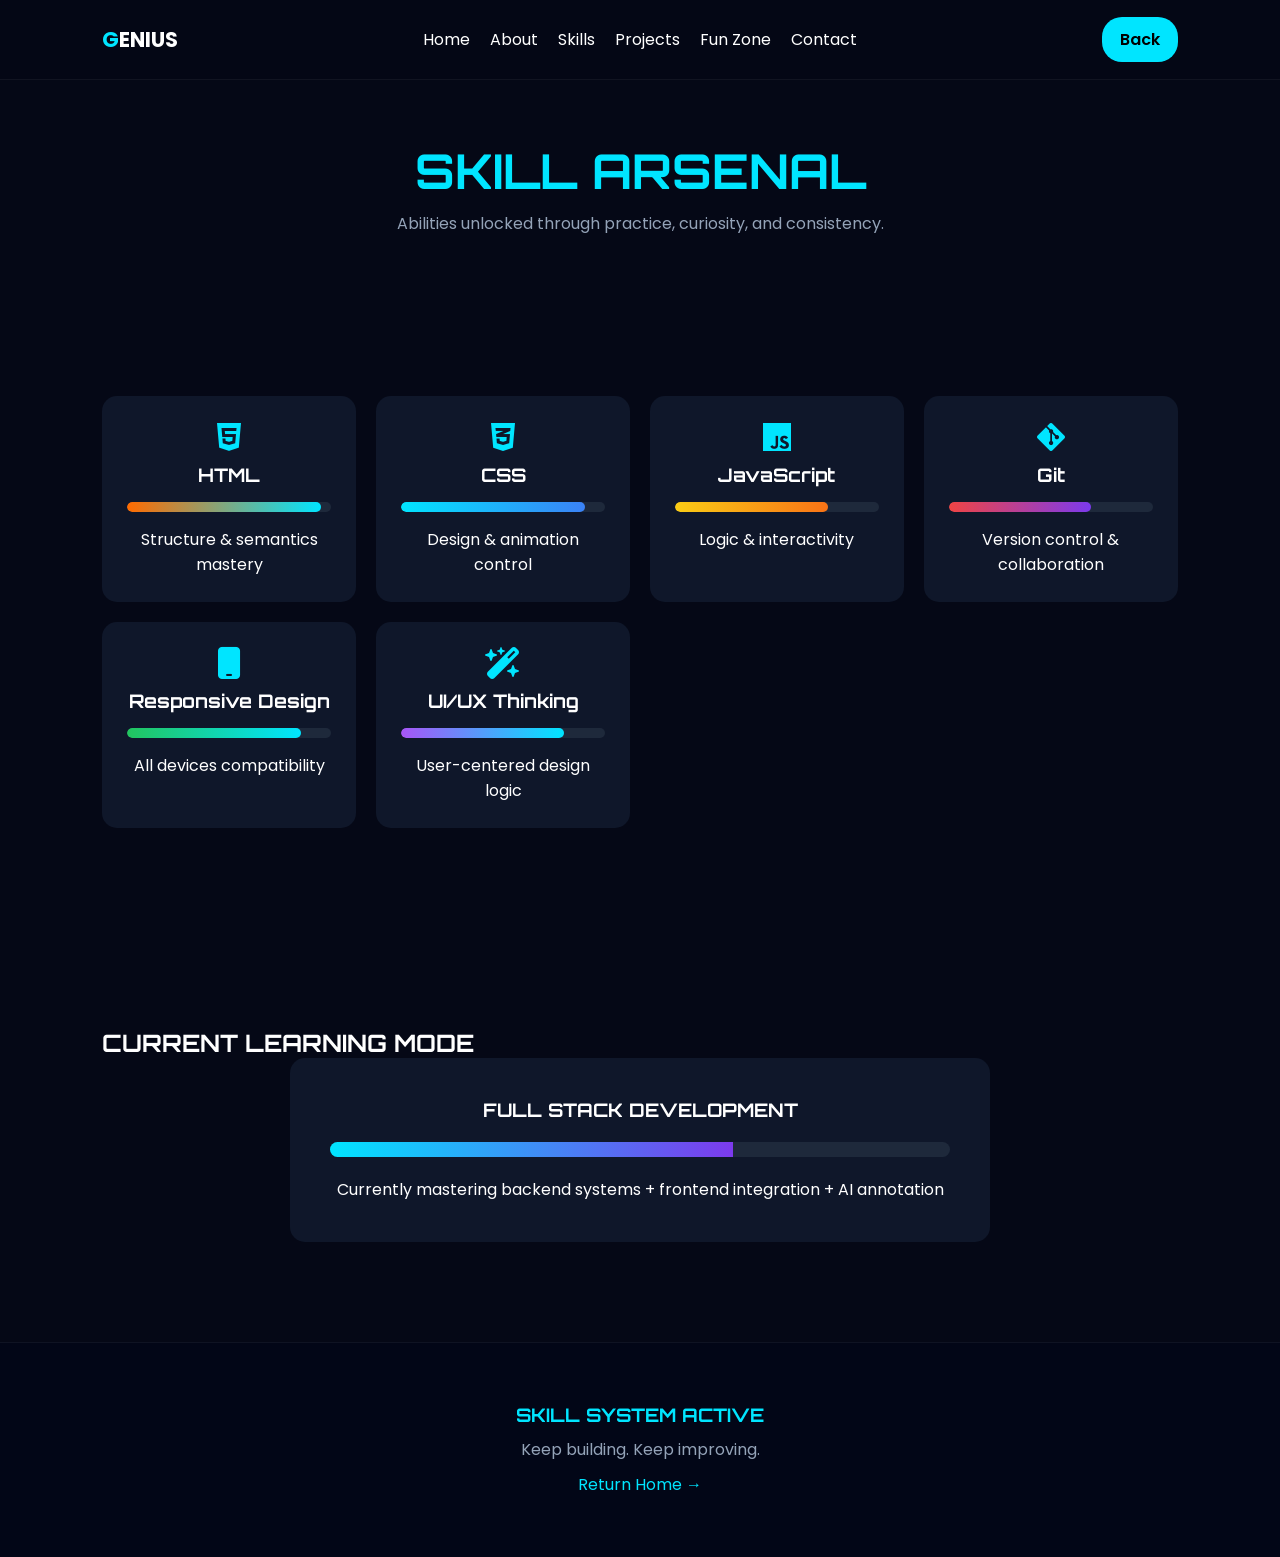
<file: html/skills.html>
<!DOCTYPE html>
<html lang="en">
<head>
    <meta charset="UTF-8">
    <meta name="viewport" content="width=device-width, initial-scale=1.0">
    <title>Skills | Genius Valentine</title>

    <!-- Fonts -->
    <link rel="preconnect" href="https://fonts.googleapis.com">
    <link rel="preconnect" href="https://fonts.gstatic.com" crossorigin>

    <link href="https://fonts.googleapis.com/css2?family=Orbitron:wght@400;500;600;700;800&family=Poppins:wght@300;400;500;600;700&display=swap" rel="stylesheet">

    <!-- Font Awesome -->
    <link rel="stylesheet" href="https://cdnjs.cloudflare.com/ajax/libs/font-awesome/6.6.0/css/all.min.css">

    <link rel="stylesheet" href="../css/skills.css">
</head>

<body>

<!-- NAVBAR -->
<header>
    <div class="logo"><span>G</span>ENIUS</div>

    <nav>
        <a href="../index.html">Home</a>
        <a href="about.html">About</a>
        <a href="skills.html">Skills</a>
        <a href="projects.html">Projects</a>
        <a href="funzone.html">Fun Zone</a>
        <a href="contact.html">Contact</a>
    </nav>

    <a href="../index.html" class="nav-btn">Back</a>
</header>

<!-- HERO -->
<section class="skills-hero">

    <h1>SKILL ARSENAL</h1>
    <p>Abilities unlocked through practice, curiosity, and consistency.</p>

</section>

<!-- SKILL GRID -->
<section class="skills-grid">

    <div class="skill-card">
        <i class="fa-brands fa-html5"></i>
        <h3>HTML</h3>
        <div class="bar"><div class="fill html"></div></div>
        <p>Structure & semantics mastery</p>
    </div>

    <div class="skill-card">
        <i class="fa-brands fa-css3-alt"></i>
        <h3>CSS</h3>
        <div class="bar"><div class="fill css"></div></div>
        <p>Design & animation control</p>
    </div>

    <div class="skill-card">
        <i class="fa-brands fa-js"></i>
        <h3>JavaScript</h3>
        <div class="bar"><div class="fill js"></div></div>
        <p>Logic & interactivity</p>
    </div>

    <div class="skill-card">
        <i class="fa-brands fa-git-alt"></i>
        <h3>Git</h3>
        <div class="bar"><div class="fill git"></div></div>
        <p>Version control & collaboration</p>
    </div>

    <div class="skill-card">
        <i class="fa-solid fa-mobile"></i>
        <h3>Responsive Design</h3>
        <div class="bar"><div class="fill responsive"></div></div>
        <p>All devices compatibility</p>
    </div>

    <div class="skill-card">
        <i class="fa-solid fa-wand-magic-sparkles"></i>
        <h3>UI/UX Thinking</h3>
        <div class="bar"><div class="fill uiux"></div></div>
        <p>User-centered design logic</p>
    </div>

</section>

<!-- LEARNING STATUS -->
<section class="learning">

    <h2>CURRENT LEARNING MODE</h2>

    <div class="learning-box">

        <h3>FULL STACK DEVELOPMENT</h3>

        <div class="skill-progress">
            <div class="skill-progress-bar"></div>
        </div>

        <p>Currently mastering backend systems + frontend integration + AI annotation</p>

    </div>

</section>

<!-- FOOTER -->
<footer>
    <h3>SKILL SYSTEM ACTIVE</h3>
    <p>Keep building. Keep improving.</p>
    <a href="../index.html">Return Home →</a>
</footer>

</body>
</html>
</file>
<file: css/index.css>
/* ==========================
   RESET
========================== */

*{
    margin:0;
    padding:0;
    box-sizing:border-box;
    text-decoration:none;
}

html{
    scroll-behavior:smooth;
}

body{
    font-family:'Poppins',sans-serif;
    background:#050816;
    color:#fff;
    overflow-x:hidden;
}

/* ==========================
   VARIABLES
========================== */

:root{
    --bg:#050816;
    --card:#0f172a;
    --card2:#111827;
    --primary:#00e5ff;
    --secondary:#7c3aed;
    --text:#f8fafc;
    --muted:#94a3b8;
}

/* ==========================
   SCROLLBAR
========================== */

::-webkit-scrollbar{
    width:8px;
}

::-webkit-scrollbar-track{
    background:#050816;
}

::-webkit-scrollbar-thumb{
    background:var(--primary);
    border-radius:20px;
}

/* ==========================
   BODY BACKGROUND
========================== */

body::before{
    content:"";
    position:fixed;
    width:500px;
    height:500px;
    background:rgba(0,229,255,.08);
    border-radius:50%;
    top:-200px;
    right:-150px;
    filter:blur(120px);
    z-index:-1;
}

body::after{
    content:"";
    position:fixed;
    width:400px;
    height:400px;
    background:rgba(124,58,237,.12);
    border-radius:50%;
    bottom:-150px;
    left:-100px;
    filter:blur(120px);
    z-index:-1;
}

/* ==========================
   HEADER
========================== */

header{
    width:100%;
    display:flex;
    justify-content:space-between;
    align-items:center;
    padding:25px 8%;
    position:fixed;
    top:0;
    left:0;
    z-index:1000;
    backdrop-filter:blur(15px);
    background:rgba(5,8,22,.75);
    border-bottom:1px solid rgba(255,255,255,.05);
}

.logo{
    font-family:'Orbitron',sans-serif;
    font-size:1.4rem;
    font-weight:700;
    letter-spacing:2px;
}

.logo span{
    color:var(--primary);
}

nav{
    display:flex;
    gap:25px;
}

nav a{
    color:white;
    transition:.3s;
    position:relative;
}

nav a::after{
    content:"";
    position:absolute;
    width:0%;
    height:2px;
    background:var(--primary);
    left:0;
    bottom:-5px;
    transition:.3s;
}

nav a:hover::after{
    width:100%;
}

nav a:hover{
    color:var(--primary);
}

.nav-btn{
    padding:12px 28px;
    border-radius:30px;
    background:var(--primary);
    color:black;
    font-weight:600;
    transition:.4s;
}

.nav-btn:hover{
    transform:translateY(-4px);
    box-shadow:0 0 25px var(--primary);
}

/* ==========================
   HERO
========================== */

.hero{
    min-height:100vh;
    display:flex;
    justify-content:space-between;
    align-items:center;
    gap:50px;
    padding:120px 8%;
}

.hero-text{
    flex:1;
}

.intro{
    color:var(--primary);
    letter-spacing:3px;
    margin-bottom:15px;
}

.hero-text h1{
    font-family:'Orbitron',sans-serif;
    font-size:4rem;
    line-height:1.2;
}

.hero-text h1 span{
    color:var(--primary);
    text-shadow:0 0 20px rgba(0,229,255,.5);
}

.hero-text h3{
    color:var(--muted);
    margin:25px 0;
    font-weight:500;
}

.hero-description{
    color:#cbd5e1;
    line-height:1.8;
    max-width:600px;
}

.hero-buttons{
    display:flex;
    gap:20px;
    margin-top:35px;
}

.hero-buttons a{
    padding:14px 28px;
    border-radius:30px;
    transition:.4s;
}

.hero-buttons a:first-child{
    background:var(--primary);
    color:black;
    font-weight:600;
}

.hero-buttons a:last-child{
    border:2px solid var(--primary);
    color:var(--primary);
}

.hero-buttons a:hover{
    transform:translateY(-5px);
}

.profile-image img{
    width: 150px;
    height: 150px;
    border-radius: 50%;
    object-fit: cover;
}


/* ==========================
   MOBILE NAV SECTION (NO JS)
========================== */

.mobile-nav-section{
    display:none;
    padding:60px 8%;
    text-align:center;
}

.mobile-nav-section h2{
    font-family:'Orbitron', sans-serif;
    color:#00e5ff;
    margin-bottom:8px;
}

.mobile-nav-section p{
    color:#94a3b8;
    margin-bottom:25px;
}

/* GRID */
.mobile-nav-grid{
    display:grid;
    grid-template-columns:repeat(2, 1fr);
    gap:15px;
}

/* NAV BOX */
.nav-box{
    background:#0f172a;
    border:1px solid rgba(255,255,255,0.06);
    padding:20px;
    border-radius:14px;
    text-decoration:none;
    color:#94a3b8;
    display:flex;
    flex-direction:column;
    align-items:center;
    gap:10px;
    transition:0.3s;
}

.nav-box i{
    font-size:1.5rem;
    color:#00e5ff;
}

.nav-box span{
    font-size:0.9rem;
}

/* hover */
.nav-box:hover{
    transform:translateY(-6px);
    border-color:#00e5ff;
    color:white;
}

/* ==========================
   ONLY SHOW ON MOBILE
========================== */

@media(max-width:900px){
    .mobile-nav-section{
        display:block;
    }
}

.socials{
    display:flex;
    gap:20px;
    margin-top:35px;
}

.socials a{
    color:white;
    font-size:1.4rem;
    transition:.3s;
}

.socials a:hover{
    color:var(--primary);
    transform:translateY(-5px);
}

/* ==========================
   PROFILE CARD
========================== */

.hero-card{
    flex:1;
    display:flex;
    justify-content:center;
}

.profile-card{
    width:320px;
    padding:40px;
    border-radius:25px;
    background:linear-gradient(
    145deg,
    #111827,
    #0f172a
    );
    border:1px solid rgba(255,255,255,.08);
    text-align:center;
    box-shadow:0 0 35px rgba(0,229,255,.15);
}

.profile-image{
    width:120px;
    height:120px;
    margin:auto;
    border-radius:50%;
    display:flex;
    justify-content:center;
    align-items:center;
    background:rgba(0,229,255,.08);
    font-size:3rem;
    color:var(--primary);
}

.profile-card h2{
    margin-top:25px;
}

.profile-card p{
    margin-top:10px;
    color:var(--primary);
}

.card-line{
    width:100%;
    height:2px;
    background:rgba(255,255,255,.08);
    margin:20px 0;
}





/* ==========================
   GENERAL SECTIONS
========================== */

section{
    padding:100px 8%;
}

section h2{
    text-align:center;
    font-family:'Orbitron',sans-serif;
    font-size:2.2rem;
    margin-bottom:50px;
    letter-spacing:2px;
}

/* ==========================
   CONTROL CENTER (DASHBOARD)
========================== */

.dashboard{
    display:grid;
    grid-template-columns:repeat(auto-fit,minmax(220px,1fr));
    gap:25px;
}

.dash-card{
    background:var(--card);
    padding:40px;
    border-radius:20px;
    text-align:center;
    transition:.4s;
    border:1px solid rgba(255,255,255,.05);
}

.dash-card i{
    font-size:2rem;
    color:var(--primary);
}

.dash-card h3{
    margin:15px 0;
    font-size:2rem;
}

.dash-card:hover{
    transform:translateY(-10px);
    box-shadow:0 0 25px rgba(0,229,255,.2);
}

/* ==========================
   CHOOSE YOUR PATH
========================== */

.path-grid{
    display:grid;
    grid-template-columns:repeat(auto-fit,minmax(240px,1fr));
    gap:25px;
}

.path-card{
    background:var(--card);
    padding:45px;
    text-align:center;
    border-radius:20px;
    transition:.4s;
    cursor:pointer;
    border:1px solid rgba(255,255,255,.05);
}

.path-card i{
    font-size:2.5rem;
    color:var(--primary);
    margin-bottom:15px;
}

.path-card h3{
    margin-top:15px;
    letter-spacing:1px;
}

.path-card:hover{
    transform:translateY(-10px);
    background:rgba(124,58,237,.2);
    box-shadow:0 0 30px rgba(124,58,237,.25);
}

/* ==========================
   CURRENT QUEST
========================== */

.quest-box{
    background:var(--card);
    padding:40px;
    border-radius:20px;
    text-align:center;
    border:1px solid rgba(255,255,255,.05);
}

.progress{
    width:100%;
    height:18px;
    background:#1e293b;
    border-radius:20px;
    margin:25px 0;
    overflow:hidden;
}

.progress-bar{
    width:70%;
    height:100%;
    background:linear-gradient(90deg,var(--primary),var(--secondary));
}

/* ==========================
   PROJECTS
========================== */

.project-grid{
    display:grid;
    grid-template-columns:repeat(auto-fit,minmax(280px,1fr));
    gap:25px;
}

.project-card{
    background:var(--card);
    padding:35px;
    border-radius:20px;
    transition:.4s;
    border:1px solid rgba(255,255,255,.05);
}

.project-card:hover{
    transform:translateY(-10px);
    box-shadow:0 0 25px rgba(0,229,255,.12);
}

.project-card h3{
    margin-bottom:10px;
}

.project-card p{
    color:var(--muted);
    line-height:1.6;
}

.project-card a{
    display:inline-block;
    margin-top:20px;
    color:var(--primary);
}

/* ==========================
   MEMORY SNAPSHOTS
========================== */

.memory-grid{
    display:grid;
    grid-template-columns:repeat(auto-fit,minmax(250px,1fr));
    gap:25px;
}

.memory-card:nth-child(1){
    height:260px;
    border-radius:20px;
    background:linear-gradient(rgba(0,0,0,.3),rgba(0,0,0,.8)),
    url("../images/grad.png");
    background-size:cover;
    background-position:center;
    display:flex;
    align-items:end;
    justify-content:center;
    padding-bottom:20px;
    transition:.4s;
    border:1px solid rgba(255,255,255,.05);
}

.memory-card:nth-child(2){
    height:260px;
    border-radius:20px;
    background:linear-gradient(rgba(0,0,0,.3),rgba(0,0,0,.8)),
    url("../images/cultural.png");
    background-size:cover;
    background-position:center;
    display:flex;
    align-items:end;
    justify-content:center;
    padding-bottom:20px;
    transition:.4s;
    border:1px solid rgba(255,255,255,.05);
}

.memory-card:nth-child(3){
    height:260px;
    border-radius:20px;
    background:linear-gradient(rgba(0,0,0,.3),rgba(0,0,0,.8)),
    url("../images/adventure.png");
    background-size:cover;
    background-position:center;
    display:flex;
    align-items:end;
    justify-content:center;
    padding-bottom:20px;
    transition:.4s;
    border:1px solid rgba(255,255,255,.05);
}

.memory-card:nth-child(4){
    height:260px;
    border-radius:20px;
    background:linear-gradient(rgba(0,0,0,.3),rgba(0,0,0,.8)),
    url("../images/school.png");
    background-size:cover;
    background-position:center;
    display:flex;
    align-items:end;
    justify-content:center;
    padding-bottom:20px;
    transition:.4s;
    border:1px solid rgba(255,255,255,.05);
}

.memory-card:hover{
    transform:scale(1.04);
}

/* ==========================
   TERMINAL
========================== */

.terminal-box{
    background:#000;
    border:1px solid var(--primary);
    padding:35px;
    border-radius:15px;
    font-family:monospace;
}

.terminal-box p{
    color:#00ff88;
    margin-bottom:12px;
}

/* ==========================
   INTERESTS
========================== */

.interest-grid{
    display:grid;
    grid-template-columns:repeat(auto-fit,minmax(220px,1fr));
    gap:25px;
}

.interest-card{
    background:var(--card);
    padding:40px;
    border-radius:20px;
    text-align:center;
    transition:.4s;
    border:1px solid rgba(255,255,255,.05);
}

.interest-card:hover{
    transform:translateY(-10px);
    background:rgba(0,229,255,.08);
}

/* ==========================
   CONTACT
========================== */

form{
    max-width:700px;
    margin:auto;
}

input, textarea{
    width:100%;
    padding:18px;
    margin-bottom:20px;
    border:none;
    outline:none;
    border-radius:15px;
    background:var(--card);
    color:white;
    border:1px solid rgba(255,255,255,.05);
}

textarea{
    min-height:180px;
    resize:none;
}

button{
    width:100%;
    padding:18px;
    border:none;
    border-radius:15px;
    background:var(--primary);
    color:black;
    font-weight:700;
    cursor:pointer;
    transition:.3s;
}

button:hover{
    box-shadow:0 0 25px var(--primary);
    transform:translateY(-3px);
}

/* ==========================
   FOOTER
========================== */

footer{
    text-align:center;
    padding:70px 20px;
    background:#020617;
    border-top:1px solid rgba(255,255,255,.05);
}

footer h3{
    color:var(--primary);
    margin-bottom:15px;
    font-family:'Orbitron',sans-serif;
}

footer p{
    color:var(--muted);
    margin-bottom:10px;
}

footer a{
    color:var(--primary);
}

/* ==========================
   RESPONSIVE DESIGN
========================== */

@media (max-width:900px){

    nav{
        display:none;
    }

    .hero{
        flex-direction:column;
        text-align:center;
    }

    .hero-text h1{
        font-size:3rem;
    }

    .hero-buttons{
        justify-content:center;
    }

    .socials{
        justify-content:center;
    }

    .profile-card{
        margin-top:40px;
    }
}

@media (max-width:500px){

    .hero-text h1{
        font-size:2.3rem;
    }

    section h2{
        font-size:1.6rem;
    }
}
</file>
<file: css/about.css>
/* ==========================
   RESET + BASE
========================== */

*{
    margin:0;
    padding:0;
    box-sizing:border-box;
    text-decoration:none;
}

html{
    scroll-behavior:smooth;
}

body{
    font-family:'Poppins',sans-serif;
    background:#050816;
    color:#fff;
    overflow-x:hidden;
    padding-top:80px; /* FIX NAVBAR OVERLAP */
}

/* ==========================
   VARIABLES
========================== */

:root{
    --bg:#050816;
    --card:#0f172a;
    --primary:#00e5ff;
    --secondary:#7c3aed;
    --text:#f8fafc;
    --muted:#94a3b8;
}

/* ==========================
   GLOBAL ELEMENTS
========================== */

section{
    padding:100px 8%;
}

h1,h2,h3{
    font-family:'Orbitron',sans-serif;
    letter-spacing:1px;
}

h2{
    text-align:center;
    margin-bottom:50px;
}

/* ==========================
   NAVBAR
========================== */

header{
    position:fixed;
    top:0;
    left:0;
    width:100%;
    height:80px;
    display:flex;
    justify-content:space-between;
    align-items:center;
    padding:0 8%;
    background:rgba(5,8,22,.85);
    backdrop-filter:blur(15px);
    border-bottom:1px solid rgba(255,255,255,.05);
    z-index:1000;
}

.logo{
    font-size:1.3rem;
    font-weight:700;
}

.logo span{
    color:var(--primary);
}

nav{
    display:flex;
    gap:25px;
}

nav a{
    color:white;
    position:relative;
    transition:.3s;
}

nav a:hover{
    color:var(--primary);
}

.nav-btn{
    padding:10px 20px;
    background:var(--primary);
    color:black;
    border-radius:25px;
    font-weight:600;
}

/* ==========================
   HERO (HOME)
========================== */

.hero{
    min-height:90vh;
    display:flex;
    align-items:center;
    justify-content:space-between;
    gap:40px;
}

.hero-text h1{
    font-size:3.5rem;
}

.hero-text span{
    color:var(--primary);
}

.about-card h2{
    font-size: 2rem;
    color: #00e5ff;
}

.hero-description{
    margin-top:15px;
    color:var(--muted);
    max-width:600px;
}

/* BUTTONS */

.hero-buttons{
    margin-top:30px;
    display:flex;
    gap:15px;
}

.hero-buttons a{
    padding:12px 25px;
    border-radius:25px;
}

.hero-buttons a:first-child{
    background:var(--primary);
    color:black;
}

.hero-buttons a:last-child{
    border:1px solid var(--primary);
    color:var(--primary);
}

/* SOCIALS */

.socials{
    margin-top:25px;
    display:flex;
    gap:15px;
}

.socials a{
    color:white;
}

/* ==========================
   PROFILE CARD
========================== */

.profile-card{
    background:var(--card);
    padding:35px;
    border-radius:20px;
    text-align:center;
    width:300px;
}

.profile-image{
    font-size:3rem;
    color:var(--primary);
    margin-bottom:10px;
}

/* ==========================
   DASHBOARD (CONTROL CENTER)
========================== */

.dashboard{
    display:grid;
    grid-template-columns:repeat(auto-fit,minmax(200px,1fr));
    gap:20px;
}

.dash-card{
    background:var(--card);
    padding:30px;
    border-radius:15px;
    text-align:center;
}

/* ==========================
   PATH SECTION
========================== */

.path-grid{
    display:grid;
    grid-template-columns:repeat(auto-fit,minmax(200px,1fr));
    gap:20px;
}

.path-card{
    background:var(--card);
    padding:40px;
    text-align:center;
    border-radius:15px;
}

/* ==========================
   PROJECTS
========================== */

.project-grid{
    display:grid;
    grid-template-columns:repeat(auto-fit,minmax(250px,1fr));
    gap:20px;
}

.project-card{
    background:var(--card);
    padding:25px;
    border-radius:15px;
}

/* ==========================
   MEMORY
========================== */

.memory-grid{
    display:grid;
    grid-template-columns:repeat(auto-fit,minmax(200px,1fr));
    gap:20px;
}

.memory-card{
    height:220px;
    background:#111;
    border-radius:15px;
    display:flex;
    align-items:end;
    justify-content:center;
    padding:15px;
}

/* ==========================
   TERMINAL
========================== */

.terminal-box{
    background:#000;
    padding:25px;
    border-radius:10px;
    color:#00ff88;
    font-family:monospace;
}

/* ==========================
   INTERESTS
========================== */

.interest-grid{
    display:grid;
    grid-template-columns:repeat(auto-fit,minmax(180px,1fr));
    gap:20px;
}

.interest-card{
    background:var(--card);
    padding:25px;
    border-radius:15px;
    text-align:center;
}

/* ==========================
   CONTACT
========================== */

form{
    max-width:600px;
    margin:auto;
}

input,textarea{
    width:100%;
    padding:15px;
    margin-bottom:15px;
    background:var(--card);
    border:none;
    color:white;
    border-radius:10px;
}

button{
    width:100%;
    padding:15px;
    background:var(--primary);
    border:none;
    border-radius:10px;
    font-weight:600;
}

/* ==========================
   FOOTER
========================== */

footer{
    text-align:center;
    padding:60px 20px;
    background:#020617;
}

/* ==========================
   RESPONSIVE
========================== */

@media(max-width:900px){

    nav{
        display:none;
    }

    .hero{
        flex-direction:column;
        text-align:center;
    }

    .hero-text h1{
        font-size:2.5rem;
    }

}
</file>
<file: css/skills.css>
/* ==========================
   RESET + BASE
========================== */

*{
    margin:0;
    padding:0;
    box-sizing:border-box;
    text-decoration:none;
}

html{
    scroll-behavior:smooth;
}

body{
    font-family:'Poppins',sans-serif;
    background:#050816;
    color:#fff;
    overflow-x:hidden;
}

/* ==========================
   VARIABLES
========================== */

:root{
    --bg:#050816;
    --card:#0f172a;
    --primary:#00e5ff;
    --secondary:#7c3aed;
    --muted:#94a3b8;
}

/* ==========================
   GLOBAL LAYOUT
========================== */

section{
    padding:100px 8%;
}

h1,h2,h3{
    font-family:'Orbitron',sans-serif;
}

/* ==========================
   HEADER (GLOBAL FIX)
========================== */

header{
    position:fixed;
    top:0;
    left:0;
    width:100%;
    height:80px;
    display:flex;
    justify-content:space-between;
    align-items:center;
    padding:0 8%;
    background:rgba(5,8,22,.9);
    backdrop-filter:blur(15px);
    border-bottom:1px solid rgba(255,255,255,.05);
    z-index:1000;
}

.logo{
    font-size:1.3rem;
    font-weight:700;
}

.logo span{
    color:var(--primary);
}

nav{
    display:flex;
    gap:20px;
}

nav a{
    color:white;
    transition:.3s;
}

nav a:hover{
    color:var(--primary);
}

.nav-btn{
    padding:10px 18px;
    background:var(--primary);
    color:black;
    border-radius:20px;
    font-weight:600;
}

/* ==========================
   FOOTER (GLOBAL FIX)
========================== */

footer{
    text-align:center;
    padding:60px 20px;
    background:#020617;
    border-top:1px solid rgba(255,255,255,.05);
}

footer h3{
    color:var(--primary);
    margin-bottom:10px;
}

footer p{
    color:var(--muted);
    margin-bottom:10px;
}

footer a{
    color:var(--primary);
}

/* ==========================
   HERO (HOME SAFE)
========================== */

.hero{
    min-height:90vh;
    display:flex;
    align-items:center;
    justify-content:space-between;
    gap:40px;
    padding-top:120px;
}

.hero-text h1{
    font-size:3.5rem;
}

.hero-text span{
    color:var(--primary);
}

.hero-description{
    color:var(--muted);
    max-width:600px;
}

/* ==========================
   BUTTONS
========================== */

.hero-buttons{
    margin-top:25px;
    display:flex;
    gap:15px;
}

.hero-buttons a{
    padding:12px 20px;
    border-radius:20px;
}

.hero-buttons a:first-child{
    background:var(--primary);
    color:black;
}

.hero-buttons a:last-child{
    border:1px solid var(--primary);
    color:var(--primary);
}

/* ==========================
   SKILLS PAGE (FIXED)
========================== */

.skills-hero{
    text-align:center;
    padding:140px 8% 60px;
}

.skills-hero h1{
    color:var(--primary);
    font-size:3rem;
}

.skills-hero p{
    color:var(--muted);
    margin-top:10px;
}

.skills-grid{
    display:grid;
    grid-template-columns:repeat(auto-fit,minmax(220px,1fr));
    gap:20px;
}

.skill-card{
    background:var(--card);
    padding:25px;
    border-radius:15px;
    text-align:center;
}

.skill-card i{
    font-size:2rem;
    color:var(--primary);
    margin-bottom:10px;
}

/* BARS */

.bar{
    width:100%;
    height:10px;
    background:#1e293b;
    border-radius:20px;
    margin:15px 0;
    overflow:hidden;
}

.fill{
    height:100%;
    border-radius:20px;
}

.html{width:95%; background:linear-gradient(90deg,#ff6b00,#00e5ff);}
.css{width:90%; background:linear-gradient(90deg,#00e5ff,#3b82f6);}
.js{width:75%; background:linear-gradient(90deg,#facc15,#f97316);}
.git{width:70%; background:linear-gradient(90deg,#ef4444,#7c3aed);}
.responsive{width:85%; background:linear-gradient(90deg,#22c55e,#00e5ff);}
.uiux{width:80%; background:linear-gradient(90deg,#a855f7,#00e5ff);}

/* LEARNING */

.learning-box{
    max-width:700px;
    margin:auto;
    background:var(--card);
    padding:40px;
    border-radius:15px;
    text-align:center;
}

.skill-progress{
    width:100%;
    height:15px;
    background:#1e293b;
    border-radius:20px;
    margin:20px 0;
    overflow:hidden;
}

.skill-progress-bar{
    width:65%;
    height:100%;
    background:linear-gradient(90deg,var(--primary),var(--secondary));
}

/* ==========================
   RESPONSIVE FIX
========================== */

@media(max-width:900px){
    nav{
        display:none;
    }

    .hero{
        flex-direction:column;
        text-align:center;
    }

    .hero-text h1{
        font-size:2.5rem;
    }
}
</file>
<file: css/contact.css>
/* ==========================
   CONTACT LAYOUT FIX
========================== */

body{
    background:#050816;
    font-family:'Poppins', sans-serif;
}

/* HERO (reuse existing system) */
.skills-hero{
    text-align:center;
    padding:140px 8% 60px;
}

.skills-hero h1{
    font-family:'Orbitron', sans-serif;
    color:#00e5ff;
    font-size:3rem;
    letter-spacing:2px;
}

.skills-hero p{
    color:#94a3b8;
}

/* ==========================
   GRID
========================== */

.contact-container{
    display:grid;
    grid-template-columns:repeat(3, 1fr);
    gap:30px;
    padding:0 8% 100px;
}

@media(max-width:900px){
    .contact-container{
        grid-template-columns:1fr;
        gap: 30px;
        width: 300px;
    }
}

/* ==========================
   CARDS
========================== */

.contact-card{
    background:#0f172a;
    border:1px solid rgba(255,255,255,0.06);
    border-radius:16px;
    padding:25px;
    transition:0.3s;
}

.contact-card:hover{
    transform:translateY(-8px);
    border-color:#00e5ff;
}

/* headings */
.contact-card h2{
    font-family:'Orbitron', sans-serif;
    color:#00e5ff;
    margin-bottom:15px;
}

/* ==========================
   FORM
========================== */

form{
    display:flex;
    flex-direction:column;
    gap: 18px;
    color: #00e5ff;
}

input, textarea{
    padding:12px;
    border-radius:10px;
    border:1px solid rgba(255,255,255,0.08);
    background:#020617;
    color:white;
    outline:none;
}

input:focus, textarea:focus{
    border-color:#00e5ff;
}

/* BUTTON */
button{
    padding:12px;
    border:none;
    border-radius:10px;
    background:#00e5ff;
    color:#050816;
    font-weight:600;
    cursor:pointer;
}

button:hover{
    background:#7c3aed;
    color:white;
}

/* ==========================
   INFO TEXT
========================== */

.contact-card p{
    color:#94a3b8;
    margin:10px 0;
    display:flex;
    align-items:center;
    gap:10px;
}

.contact-card i{
    color:#00e5ff;
}

/* ==========================
   SOCIALS
========================== */

.socials{
    margin-top:15px;
    display:flex;
    gap:12px;
}

.socials a{
    width:38px;
    height:38px;
    display:flex;
    align-items:center;
    justify-content:center;
    border-radius:8px;
    border:1px solid rgba(255,255,255,0.08);
    color:#00e5ff;
    text-decoration:none;
}

.socials a:hover{
    background-color: chocolate;
    color:#050816;
}

/* ==========================
   STATUS
========================== */

.status{
    width:10px;
    height:10px;
    border-radius:50%;
    display:inline-block;
    background:#94a3b8;
}

.status.online{
    background:#22c55e;
}

/* ==========================
   QUOTE
========================== */

.quote{
    margin-top:15px;
    padding:12px;
    border-left:3px solid #00e5ff;
    color:#94a3b8;
    font-style:italic;
}
</file>
<file: css/funzone.css>
/* ==========================
   MEMORY GRID
========================== */

.memory-grid{
    display:grid;
    grid-template-columns:repeat(auto-fit, minmax(260px, 1fr));
    gap:25px;
}

/* ==========================
   MEMORY CARD (MAIN FEATURE)
========================== */

.memory-card{
    background: rgba(15, 23, 42, 0.85);
    border:1px solid rgba(255,255,255,0.06);
    border-radius:16px;
    overflow:hidden;
    transition:0.4s ease;
    position:relative;
}

.memory-card:hover{
    transform: translateY(-10px);
    border-color: rgba(0,229,255,0.3);
    box-shadow: 0 15px 40px rgba(0,229,255,0.1);
}

/* image styling */
.memory-card img{
    width:100%;
    height:450px;
    object-fit:cover;
    transition:0.5s;
}

.memory-card:hover img{
    transform: scale(1.05);
    filter: brightness(1.1);
}

/* text section */
.memory-text{
    padding:20px;
}

.memory-text h3{
    font-family:'Orbitron', sans-serif;
    margin-bottom:10px;
    color: var(--primary);
}

.memory-text p{
    color: var(--muted);
    font-size:0.9rem;
    line-height:1.4;
}

/* soft glow overlay */
.memory-card::after{
    content:"";
    position:absolute;
    inset:0;
    background: radial-gradient(circle at top, rgba(0,229,255,0.1), transparent 60%);
    opacity:0;
    transition:0.5s;
}

.memory-card:hover::after{
    opacity:1;
}

/* ==========================
   HERO TWEAK
========================== */

.skills-hero h1{
    letter-spacing:2px;
}
</file>
<file: css/project.css>
/* ==========================
   GLOBAL RESET + BASE
========================== */

*{
    margin:0;
    padding:0;
    box-sizing:border-box;
    text-decoration:none;
}

html{
    scroll-behavior:smooth;
}

body{
    font-family:'Poppins', sans-serif;
    background: linear-gradient(180deg, #050816, #020617);
    color:#fff;
    overflow-x:hidden;
}

/* ==========================
   ROOT COLORS
========================== */

:root{
    --bg:#050816;
    --card:#0f172a;
    --primary:#00e5ff;
    --secondary:#7c3aed;
    --muted:#94a3b8;
}

/* ==========================
   HEADER (CLEAN + MODERN FIX)
========================== */

header{
    position:fixed;
    top:0;
    left:0;
    width:100%;
    height:80px;
    display:flex;
    justify-content:space-between;
    align-items:center;
    padding:0 8%;
    background: rgba(2, 6, 23, 0.8);
    backdrop-filter: blur(18px);
    border-bottom: 1px solid rgba(255,255,255,0.06);
    z-index:1000;
}

.logo{
    font-size:1.3rem;
    font-weight:700;
    letter-spacing:1px;
}

.logo span{
    color:var(--primary);
}

nav{
    display:flex;
    gap:22px;
}

nav a{
    color:#cbd5e1;
    font-size:0.95rem;
    transition:0.3s;
    position:relative;
}

nav a::after{
    content:"";
    position:absolute;
    left:0;
    bottom:-6px;
    width:0%;
    height:2px;
    background:var(--primary);
    transition:0.3s;
}

nav a:hover{
    color:var(--primary);
}

nav a:hover::after{
    width:100%;
}

.nav-btn{
    padding:10px 18px;
    background: linear-gradient(90deg, var(--primary), var(--secondary));
    color:black;
    border-radius:25px;
    font-weight:600;
    transition:0.3s;
}

.nav-btn:hover{
    transform: scale(1.05);
}

/* ==========================
   PAGE SECTIONS
========================== */

section{
    padding:100px 8%;
}

/* ==========================
   HERO
========================== */

.skills-hero{
    text-align:center;
    padding:140px 8% 60px;
}

.skills-hero h1{
    font-family:'Orbitron', sans-serif;
    font-size:3rem;
    color:var(--primary);
    letter-spacing:2px;
}

.skills-hero p{
    color:var(--muted);
    margin-top:10px;
}

/* ==========================
   PROJECT GRID (IMPORTANT FIX)
========================== */

.skills-grid{
    display:grid;
    grid-template-columns:repeat(3, 1fr);
    gap:30px;
}

@media(max-width:700px){
.skills-grid{
    grid-template-columns: 1fr;
}
}

/* ==========================
   PROJECT CARDS (FULL DESIGN)
========================== */

.skill-card{
    background: rgba(15, 23, 42, 0.85);
    border:1px solid rgba(255,255,255,0.06);
    border-radius:16px;
    padding:25px;
    text-align:center;
    position:relative;
    overflow:hidden;
    transition:0.4s ease;
}

/* soft glow layer */
.skill-card::before{
    content:"";
    position:absolute;
    inset:-50%;
    background: radial-gradient(circle, rgba(0,229,255,0.15), transparent 60%);
    opacity:0;
    transition:0.5s;
}

.skill-card img{
    width: 100%;
    height: 200px;
}

.skill-card:hover{
    transform: translateY(-12px);
    border-color: rgba(0,229,255,0.4);
    box-shadow: 0 15px 40px rgba(0,229,255,0.08);
}

.skill-card:hover::before{
    opacity:1;
}



.skill-card h3{
    font-family:'Orbitron', sans-serif;
    font-size:1.1rem;
    margin-top:10px;
}

.skill-card p{
    color:var(--muted);
    font-size:0.85rem;
    margin-top:10px;
    line-height:1.4;
    margin-bottom: 2rem;
}

.skill-card a{
    padding: 6px;
    background-color: #00e5ff;
    color: black;
    border-radius: 15px;
    font-weight: 600;
    font-family: Georgia, 'Times New Roman', Times, serif;
}

/* ==========================
   BARS
========================== */

.bar{
    width:100%;
    height:10px;
    background:#1e293b;
    border-radius:20px;
    margin:15px 0;
    overflow:hidden;
}

.fill{
    height:100%;
    border-radius:20px;
    transition:1s ease;
}

.skill-card:hover .fill{
    filter: brightness(1.3);
}

/* same fills you already had */
.html{width:95%; background:linear-gradient(90deg,#ff6b00,#00e5ff);}
.css{width:90%; background:linear-gradient(90deg,#00e5ff,#3b82f6);}
.js{width:75%; background:linear-gradient(90deg,#facc15,#f97316);}
.git{width:70%; background:linear-gradient(90deg,#ef4444,#7c3aed);}
.responsive{width:85%; background:linear-gradient(90deg,#22c55e,#00e5ff);}
.uiux{width:80%; background:linear-gradient(90deg,#a855f7,#00e5ff);}

/* ==========================
   LEARNING SECTION
========================== */

.learning{
    text-align:center;
}

.learning-box{
    max-width:750px;
    margin:auto;
    background: rgba(15, 23, 42, 0.8);
    border:1px solid rgba(0,229,255,0.15);
    padding:40px;
    border-radius:16px;
    transition:0.4s;
}

.learning-box:hover{
    transform: scale(1.03);
    box-shadow: 0 0 40px rgba(0,229,255,0.08);
}

.skill-card img{
    width: 300px;
    height: 300px;
    object-fit: cover;
    border-radius: 1rem;
}

.skill-progress{
    width:100%;
    height:14px;
    background:#1e293b;
    border-radius:20px;
    margin:20px 0;
    overflow:hidden;
}

.skill-progress-bar{
    width:65%;
    height:100%;
    background: linear-gradient(90deg, var(--primary), var(--secondary));
    animation: glow 3s infinite alternate;
}

@keyframes glow{
    from{ box-shadow:0 0 10px rgba(0,229,255,0.3);}
    to{ box-shadow:0 0 25px rgba(124,58,237,0.4);}
}

/* ==========================
   FOOTER (FULL FIX)
========================== */

footer{
    text-align:center;
    padding:60px 20px;
    background:#020617;
    border-top:1px solid rgba(255,255,255,0.06);
}

footer h3{
    color:var(--primary);
    margin-bottom:10px;
    font-family:'Orbitron', sans-serif;
}

footer p{
    color:var(--muted);
    margin-bottom:10px;
}

footer a{
    color:var(--primary);
    transition:0.3s;
}

footer a:hover{
    color:var(--secondary);
}

/* ==========================
   RESPONSIVE
========================== */

@media(max-width:900px){
    nav{
        display:none;
    }

    .skills-hero h1{
        font-size:2.3rem;
    }
}
</file>
